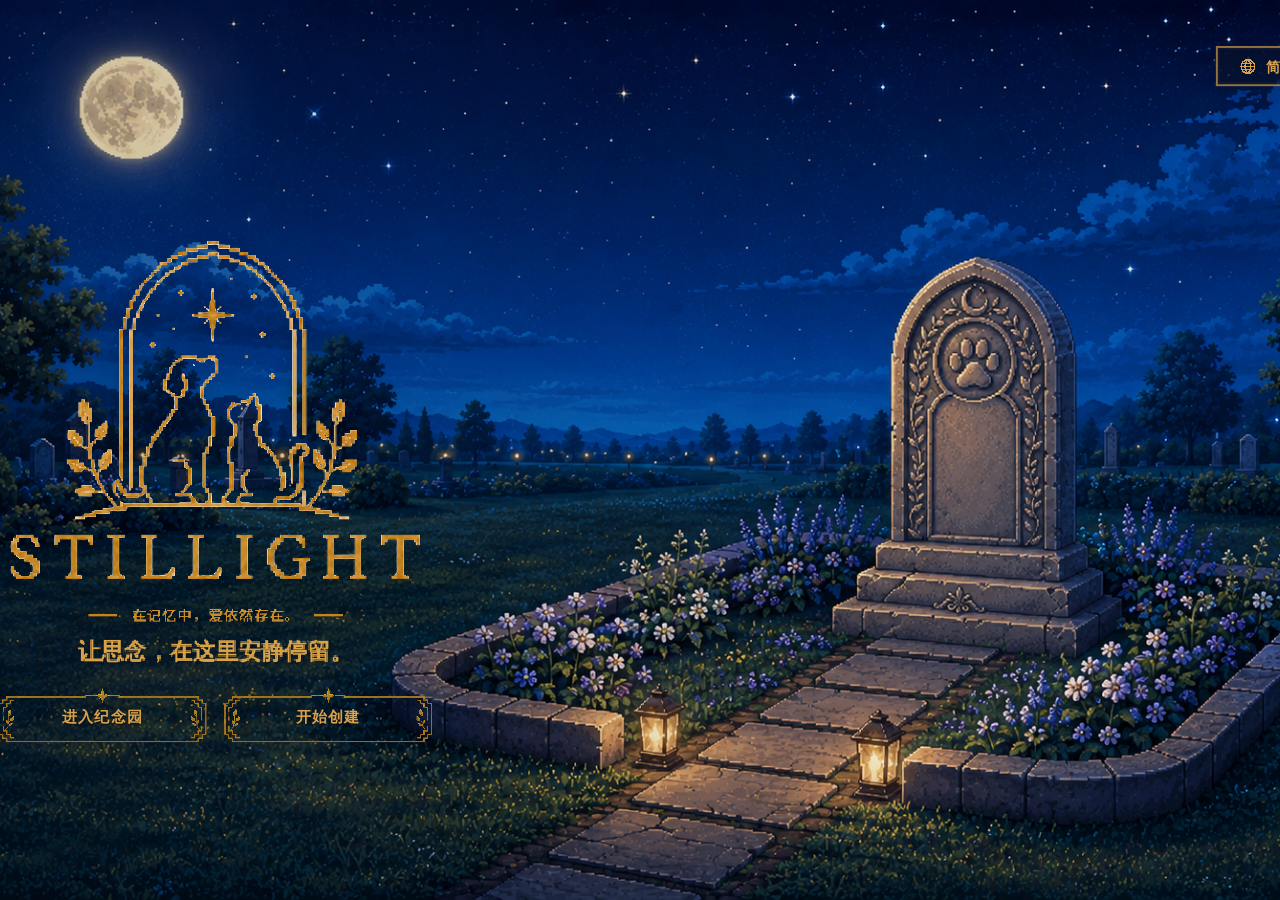
<file: index.html>
<!DOCTYPE html>
<html lang="zh-CN">
<head>
  <meta charset="UTF-8" />
  <meta name="viewport" content="width=device-width, initial-scale=1.0" />
  <title>STILLIGHT</title>
  <style>
    *{box-sizing:border-box}
    html,body{margin:0;width:100%;height:100%;overflow:hidden;background:#07111f}
    button{font:inherit;border:0;padding:0;background:transparent;cursor:pointer}
    .viewport{position:fixed;inset:0;overflow:hidden;background:#07111f}
    .stage{position:absolute;left:50%;top:50%;width:1672px;height:941px;transform-origin:center center;background:linear-gradient(90deg,rgba(5,10,22,.2) 0%,rgba(5,10,22,.06) 56%,rgba(5,10,22,0) 100%),url("assets/bg_v61_option_d.png") center/cover no-repeat;}
    .stage::after{content:"";position:absolute;inset:0;pointer-events:none;opacity:.18;background:linear-gradient(rgba(255,255,255,.012) 1px,transparent 1px),linear-gradient(90deg,rgba(255,255,255,.01) 1px,transparent 1px);background-size:4px 4px;}
    .language{position:absolute;right:76px;top:48px;z-index:50}
    .language-button{height:42px;min-width:158px;display:inline-flex;align-items:center;justify-content:center;gap:10px;padding:0 14px;color:rgba(235,205,153,.9);background:rgba(8,17,35,.58);border:2px solid rgba(204,157,88,.62);box-shadow:inset 0 0 0 2px rgba(255,232,178,.04),0 8px 20px rgba(0,0,0,.17);letter-spacing:1px;font-size:15px;font-weight:800}
    .globe-svg{width:19px;height:19px;opacity:.9;flex:none}
    .language-button .arrow{font-size:14px;transform:translateY(-1px);opacity:.78}
    .language-menu{position:absolute;top:50px;right:0;width:158px;display:none;padding:6px;background:rgba(8,16,32,.97);border:2px solid rgba(198,151,85,.58);box-shadow:0 18px 34px rgba(0,0,0,.34)}
    .language.open .language-menu{display:grid;gap:4px}
    .language-menu button{height:34px;color:rgba(235,205,153,.92);font-size:14px;font-weight:800;letter-spacing:.8px}
    .language-menu button:hover,.language-menu button.active{background:rgba(232,191,116,.12)}

    .content-group{position:absolute;left:42px;top:251px;z-index:12;width:700px;display:flex;flex-direction:column;align-items:center}
    .full-logo{display:block;width:430px;height:auto;object-fit:contain;image-rendering:auto;filter:drop-shadow(0 5px 9px rgba(0,0,0,.34))}
    .supporting-copy{display:block;width:680px;height:44px;margin-top:10px;image-rendering:pixelated;image-rendering:crisp-edges}
    .actions{margin-top:16px;display:flex;gap:18px}
    .pixel-button{position:relative;width:218px;height:56px;display:inline-flex;align-items:center;justify-content:center;color:#d9a24a;background:transparent url("assets/button_frame_a2_hollow_v69.png") center/100% 100% no-repeat;border:0;box-shadow:none;font-family:"Microsoft YaHei","PingFang SC",serif;font-size:16px;font-weight:900;letter-spacing:1px;text-shadow:0 2px 0 rgba(17,12,8,.46);image-rendering:pixelated;transition:transform .12s steps(2,end),filter .12s steps(2,end)}
    .pixel-button.primary{background-color:transparent}
    .pixel-button>span{display:inline-block;transform:translateY(3px)}
    .pixel-button:hover{transform:translateY(-2px);filter:brightness(1.16)}
    .pixel-button:focus-visible{outline:2px solid rgba(242,190,100,.88);outline-offset:3px}
    .toast{position:fixed;left:50%;bottom:28px;z-index:100;padding:12px 18px;color:#e8c994;background:rgba(9,16,31,.96);border:1px solid rgba(198,151,85,.45);transform:translateX(-50%) translateY(16px);opacity:0;pointer-events:none;transition:.22s ease;letter-spacing:1px;font:700 15px "Microsoft YaHei","PingFang SC",sans-serif}
    .toast.show{opacity:1;transform:translateX(-50%) translateY(0)}
  </style>
  <link rel="stylesheet" href="assets/global-language.css" />
  <script src="assets/global-language.js" defer></script>
</head>
<body data-version="stillight-homepage-v71-content-position-fix">
  <main class="viewport">
    <section class="stage" id="stage">
      <div class="language language-fixed" id="languageBox">
        <button class="language-button" type="button" id="languageButton" aria-label="选择语言">
          <svg class="globe-svg" viewBox="0 0 24 24" aria-hidden="true">
            <circle cx="12" cy="12" r="9" fill="none" stroke="currentColor" stroke-width="2" shape-rendering="crispEdges"/>
            <path d="M4 12H20M6 8H18M6 16H18M12 3C9 6 8 9 8 12C8 15 9 18 12 21M12 3C15 6 16 9 16 12C16 15 15 18 12 21" fill="none" stroke="currentColor" stroke-width="1.6" shape-rendering="crispEdges"/>
          </svg>
          <span class="language-label" id="languageLabel">简体中文</span><span class="lang-arrow">⌄</span>
        </button>
        <div class="language-menu">
          <button type="button" data-lang="zh-CN">简体中文</button>
          <button type="button" data-lang="zh-TW">繁體中文</button>
          <button type="button" data-lang="en">English</button>
          <button type="button" data-lang="ja">日本語</button>
        </div>
      </div>

      <div class="content-group">
        <img class="full-logo" id="fullLogo" src="assets/logo_zh_CN.png" alt="STILLIGHT — 在记忆中，爱依然存在。" />
        <canvas class="supporting-copy" id="supportingCopy" width="510" height="33" role="img" aria-label="让思念，在这里安静停留。"></canvas>
        <div class="actions">
          <button class="pixel-button primary" type="button" id="enterGarden"><span id="enterText">进入纪念园</span></button>
          <button class="pixel-button" type="button" id="createMemorial"><span id="createText">开始创建</span></button>
        </div>
      </div>
    </section>
  </main>
  <div class="toast" id="toast"></div>
  <script>
    const TEXTS={
      "zh-CN":{logo:"assets/logo_zh_CN.png",logoAlt:"STILLIGHT — 在记忆中，爱依然存在。",copy:"让思念，在这里安静停留。",enter:"进入纪念园",create:"开始创建",langLabel:"简体中文",saved:"语言已保存",noMemorial:"还没有创建纪念，先去创建页面。"},
      "zh-TW":{logo:"assets/logo_zh_TW.png",logoAlt:"STILLIGHT — 在記憶中，愛依然存在。",copy:"讓思念，在這裡安靜停留。",enter:"進入紀念園",create:"開始建立",langLabel:"繁體中文",saved:"語言已保存",noMemorial:"還沒有建立紀念，先去建立頁面。"},
      "en":{logo:"assets/logo_en.png",logoAlt:"STILLIGHT — In memory, love remains.",copy:"A quiet place to hold every memory.",enter:"Enter Garden",create:"Create Memorial",langLabel:"English",saved:"Language saved",noMemorial:"No memorial yet. Opening the creation page."},
      "ja":{logo:"assets/logo_ja.png",logoAlt:"STILLIGHT — 記憶の中で、愛は生き続ける。",copy:"想いが、静かに留まる場所。",enter:"記念園へ",create:"作成する",langLabel:"日本語",saved:"言語を保存しました",noMemorial:"まだ記念ページがありません。作成ページへ移動します。"}
    };
    const stage=document.getElementById("stage"),toast=document.getElementById("toast"),languageBox=document.getElementById("languageBox"),languageButton=document.getElementById("languageButton"),fullLogo=document.getElementById("fullLogo"),supportingCopy=document.getElementById("supportingCopy"),languageLabel=document.getElementById("languageLabel"),enterText=document.getElementById("enterText"),createText=document.getElementById("createText");
    function resizeStage(){const scale=Math.max(innerWidth/1672,innerHeight/941);stage.style.transform=`translate(-50%, -50%) scale(${scale})`}
    addEventListener("resize",resizeStage);resizeStage();
    function showToast(message){toast.textContent=message;toast.classList.add("show");clearTimeout(showToast.timer);showToast.timer=setTimeout(()=>toast.classList.remove("show"),1500)}
    function drawPixelCopy(text,lang){const ctx=supportingCopy.getContext("2d");ctx.clearRect(0,0,supportingCopy.width,supportingCopy.height);ctx.imageSmoothingEnabled=false;ctx.textAlign="center";ctx.textBaseline="middle";ctx.font=(lang==="en"?'700 16px "Courier New",monospace':'900 18px "SimSun","MS Gothic",monospace');ctx.fillStyle="rgba(28,18,10,.46)";ctx.fillText(text,256,18);ctx.fillStyle="#d8a348";ctx.fillText(text,255,17);supportingCopy.setAttribute("aria-label",text)}
    function applyLanguage(lang){const data=TEXTS[lang]||TEXTS["zh-CN"];document.documentElement.lang=lang;fullLogo.src=data.logo;fullLogo.alt=data.logoAlt;drawPixelCopy(data.copy,lang);languageLabel.textContent=data.langLabel;enterText.textContent=data.enter;createText.textContent=data.create;document.querySelectorAll(".language-menu button").forEach(b=>b.classList.toggle("active",b.dataset.lang===lang))}
    function hasSavedMemorial(){try{const draft=JSON.parse(localStorage.getItem("petMemorialDraft"));return Boolean(draft&&draft.petName)}catch(e){return false}}
    function openGarden(){const lang=localStorage.getItem("petMemorialLanguage")||"zh-CN",data=TEXTS[lang]||TEXTS["zh-CN"];if(hasSavedMemorial()){location.href="cemetery.html";return}showToast(data.noMemorial);setTimeout(()=>location.href="create.html",700)}
    document.getElementById("enterGarden").addEventListener("click",openGarden);
    document.getElementById("createMemorial").addEventListener("click",()=>location.href="create.html");
    languageButton.addEventListener("click",e=>{e.stopPropagation();languageBox.classList.toggle("open")});
    document.querySelectorAll(".language-menu button").forEach(button=>button.addEventListener("click",e=>{e.stopPropagation();const lang=button.dataset.lang;localStorage.setItem("petMemorialLanguage",lang);applyLanguage(lang);languageBox.classList.remove("open");showToast((TEXTS[lang]||TEXTS["zh-CN"]).saved)}));
    document.addEventListener("click",()=>languageBox.classList.remove("open"));
    localStorage.setItem("starpawHomeVersion","stillight-homepage-v71-content-position-fix");
    applyLanguage(localStorage.getItem("petMemorialLanguage")||"zh-CN");
  </script>
</body>
</html>
</file>
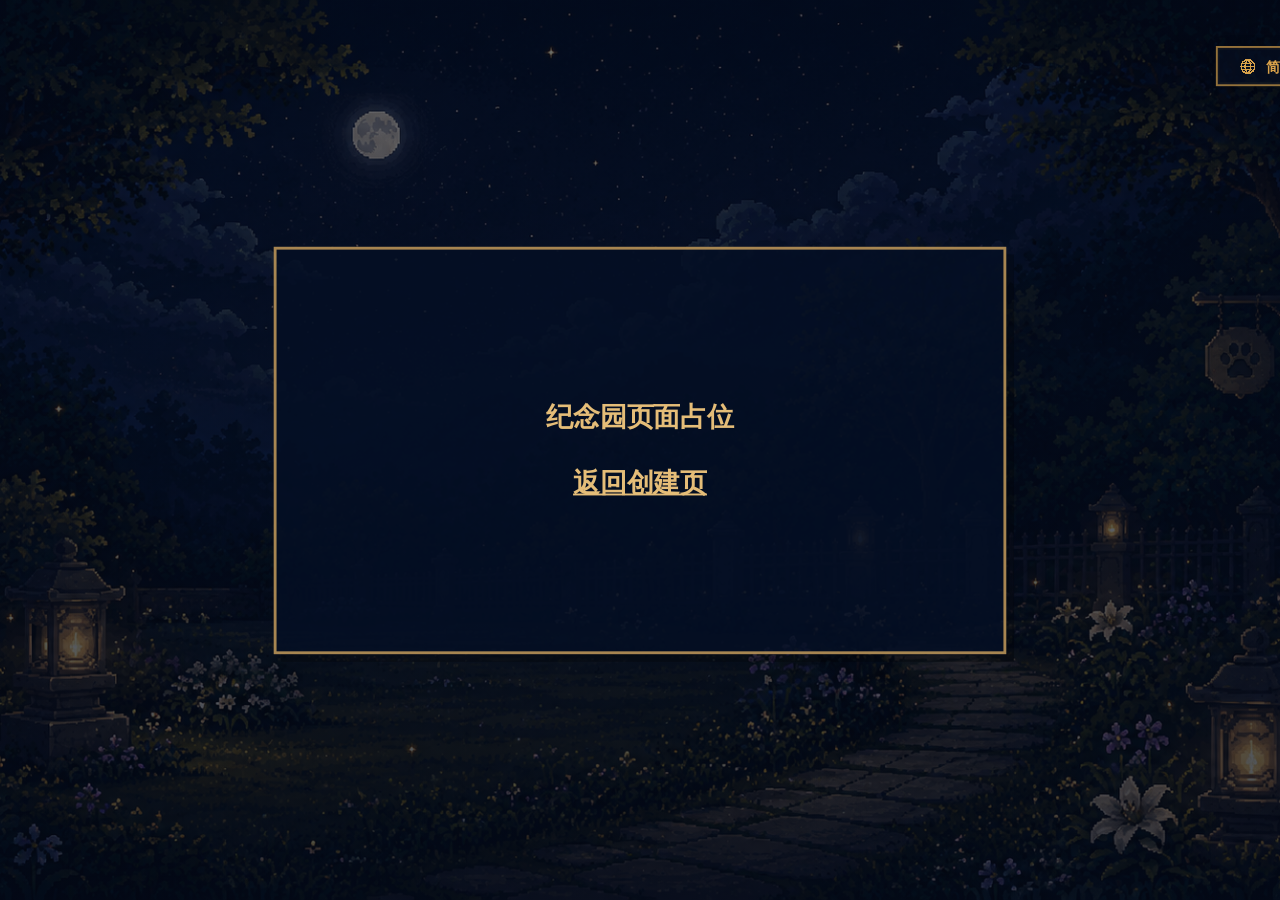
<file: cemetery.html>
<!DOCTYPE html>
<html lang="zh-CN">
<head>
<meta charset="UTF-8" />
<meta name="viewport" content="width=device-width, initial-scale=1.0" />
<title>纪念园｜星归园</title>
<style>
html,body{margin:0;width:100%;height:100%;overflow:hidden;background:#050d19}
body{font-family:"SimSun","Courier New",monospace;color:#e5bd78}
.stage{position:absolute;left:50%;top:50%;width:1672px;height:941px;transform-origin:center center;background:linear-gradient(rgba(4,9,22,.58),rgba(4,9,22,.70)),url("assets/create_garden_bg.png") center/cover no-repeat;display:grid;place-items:center}
.card{width:760px;height:420px;border:3px solid rgba(219,171,97,.76);background:rgba(4,15,36,.84);box-shadow:8px 8px 0 rgba(0,0,0,.25);display:grid;place-items:center;text-align:center;font-size:28px;font-weight:900}
a{color:#e5bd78}
</style>
<link rel="stylesheet" href="assets/global-language.css" />
<script src="assets/global-language.js" defer></script>
</head>
<body>
<div class="stage" id="stage">
  <div class="language-fixed" id="languageBox">
    <button class="language-button" type="button" id="languageButton" aria-label="选择语言">
      <svg class="globe-svg" viewBox="0 0 24 24" aria-hidden="true">
        <circle cx="12" cy="12" r="9" fill="none" stroke="currentColor" stroke-width="2" shape-rendering="crispEdges"/>
        <path d="M4 12H20M6 8H18M6 16H18M12 3C9 6 8 9 8 12C8 15 9 18 12 21M12 3C15 6 16 9 16 12C16 15 15 18 12 21" fill="none" stroke="currentColor" stroke-width="1.6" shape-rendering="crispEdges"/>
      </svg>
      <span class="language-label" id="languageLabel">简体中文</span><span class="lang-arrow">⌄</span>
    </button>
    <div class="language-menu">
      <button type="button" data-lang="zh-CN">简体中文</button>
      <button type="button" data-lang="zh-TW">繁體中文</button>
      <button type="button" data-lang="en">English</button>
      <button type="button" data-lang="ja">日本語</button>
    </div>
  </div>
  <div class="card"><div><span id="pageCopy">纪念园页面占位</span><br><br><a id="backLink" href="create.html">返回创建页</a></div></div>
</div>
<script>
const TEXTS={
  "zh-CN":{label:"简体中文",copy:"纪念园页面占位",back:"返回创建页"},
  "zh-TW":{label:"繁體中文",copy:"紀念園頁面預留",back:"返回建立頁"},
  "en":{label:"English",copy:"Memorial garden placeholder",back:"Back to creation"},
  "ja":{label:"日本語",copy:"記念園ページ",back:"作成ページへ戻る"}
};
const stage=document.getElementById("stage");
function resizeStage(){const scale=Math.max(innerWidth/1672,innerHeight/941);stage.style.transform=`translate(-50%, -50%) scale(${scale})`}
addEventListener("resize",resizeStage);resizeStage();
const languageBox=document.getElementById("languageBox");
const languageButton=document.getElementById("languageButton");
function applyLanguage(lang){
  const data=TEXTS[lang]||TEXTS["zh-CN"];
  document.documentElement.lang=lang;
  document.getElementById("languageLabel").textContent=data.label;
  document.getElementById("pageCopy").textContent=data.copy;
  document.getElementById("backLink").textContent=data.back;
  document.querySelectorAll(".language-menu button").forEach(button=>button.classList.toggle("active",button.dataset.lang===lang));
}
languageButton.addEventListener("click",event=>{event.stopPropagation();languageBox.classList.toggle("open")});
document.querySelectorAll(".language-menu button").forEach(button=>button.addEventListener("click",event=>{
  event.stopPropagation();
  localStorage.setItem("petMemorialLanguage",button.dataset.lang);
  applyLanguage(button.dataset.lang);
  languageBox.classList.remove("open");
}));
document.addEventListener("click",()=>languageBox.classList.remove("open"));
applyLanguage(localStorage.getItem("petMemorialLanguage")||"zh-CN");
</script>
</body>
</html>
</file>
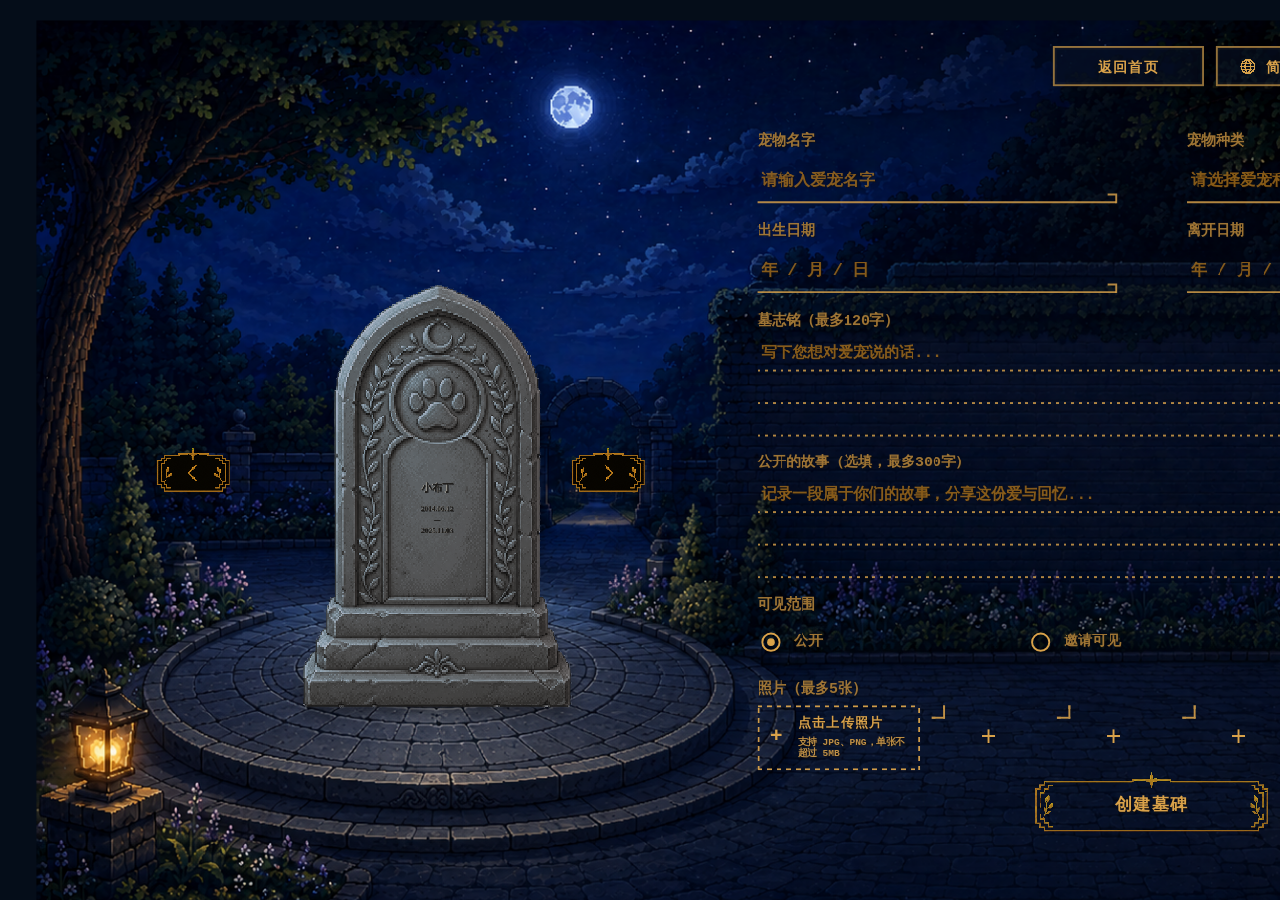
<file: create.html>
<!DOCTYPE html>
<html lang="zh-CN">
<head>
<meta charset="UTF-8" />
<meta name="viewport" content="width=device-width, initial-scale=1.0" />
<title>创建墓碑｜STILLIGHT</title>
<!-- version: v98-centered-cool-stone -->
<style>
*{box-sizing:border-box}
html,body{margin:0;width:100%;height:100%;overflow:hidden;background:#050d19}
body{font-family:"SimSun","Courier New",monospace}
button,input,textarea{font:inherit}
.viewport{position:fixed;inset:0;display:grid;place-items:center;background:#050d19;overflow:hidden}
.stage{
  position:relative;width:1672px;height:941px;transform-origin:center center;overflow:hidden;
  background:url("assets/create_garden_bg_redesigned.png") center/cover no-repeat;
}
.stage::before{
  content:"";position:absolute;inset:0;pointer-events:none;opacity:.42;
  background:
    linear-gradient(rgba(255,255,255,.018) 1px,transparent 1px),
    linear-gradient(90deg,rgba(255,255,255,.012) 1px,transparent 1px);
  background-size:4px 4px;
}
.paw{width:34px;height:34px;image-rendering:pixelated}
.header{position:absolute;left:88px;right:88px;top:46px;height:58px;display:flex;align-items:center;justify-content:space-between;z-index:5}
.brand{display:flex;align-items:center;gap:14px}
.top-actions{display:flex;align-items:center;gap:16px}
.pixel-button,.language-button{
  position:relative;height:48px;border:3px solid rgba(219,171,97,.76);background:rgba(5,15,34,.72);
  display:flex;align-items:center;justify-content:center;box-shadow:5px 5px 0 rgba(0,0,0,.24);cursor:pointer;text-decoration:none;padding-top:0;
}
.pixel-button{width:152px}
.language-button{width:194px;gap:10px}
.pixel-button::before,.pixel-button::after,.language-button::before,.language-button::after,.panel::before,.panel::after{
  content:"";position:absolute;width:11px;height:11px;border-color:rgba(241,197,119,.88);border-style:solid;pointer-events:none
}
.pixel-button::before,.language-button::before,.panel::before{left:9px;top:9px;border-width:2px 0 0 2px}
.pixel-button::after,.language-button::after,.panel::after{right:9px;bottom:9px;border-width:0 2px 2px 0}
.globe{width:22px;height:22px}
.language{position:relative;z-index:20}
.menu{
  position:absolute;right:0;top:56px;display:none;width:190px;padding:7px;z-index:60;
  background:rgba(5,15,34,.98);border:3px solid rgba(219,171,97,.76);box-shadow:6px 6px 0 rgba(0,0,0,.28)
}
.menu.open{display:grid;gap:4px}
.menu button{height:34px;border:0;background:transparent;color:#e5bd78;cursor:pointer;font:900 16px "SimSun","Courier New",monospace;text-align:left;padding-left:12px}
.menu button:hover{background:rgba(230,190,116,.12)}
.panel{
  position:absolute;background:rgba(4,15,36,.84);border:3px solid rgba(219,171,97,.70);
  box-shadow:inset 0 0 0 2px rgba(255,232,178,.04),8px 8px 0 rgba(0,0,0,.25)
}
.preview-panel{left:82px;top:116px;width:590px;height:760px;padding:26px}
.form-panel{left:710px;top:116px;width:880px;height:798px;padding:24px 28px}
.panel-title{height:34px;display:flex;align-items:center;gap:10px;margin-bottom:12px;padding-top:0}
.preview-scene{
  position:relative;width:532px;height:570px;border:3px solid rgba(219,171,97,.55);overflow:hidden;
  background:
    linear-gradient(rgba(6,15,31,.02),rgba(6,15,31,.06)),
    url("assets/preview_scene_base.png") center/cover no-repeat;
  box-shadow:inset 0 0 0 2px rgba(255,232,178,.035)
}
.preview-scene::after{
  content:"";position:absolute;inset:0;z-index:9;background:
  linear-gradient(rgba(255,255,255,.012) 1px,transparent 1px),
  linear-gradient(90deg,rgba(255,255,255,.010) 1px,transparent 1px);
  background-size:4px 4px;pointer-events:none;opacity:.28
}
.tombstone-wrap{position:absolute;left:50%;bottom:40px;width:297px;height:432px;transform:translateX(-50%);z-index:5}
.tombstone-img{display:none}
#stoneText{position:absolute;left:50%;top:196px;width:220px;height:190px;transform:translateX(-50%);image-rendering:pixelated;z-index:6;pointer-events:none}
.preview-note{position:absolute;left:26px;bottom:28px;width:532px;height:54px}
.form-grid{display:grid;grid-template-columns:1fr 1fr;gap:8px 22px}
.section{grid-column:1/-1;height:28px;background:rgba(224,178,106,.11);border-left:5px solid rgba(230,190,116,.86);display:flex;align-items:center;padding-left:14px;margin-top:0}
.field{height:68px;position:relative;overflow:visible}
.field.full{grid-column:1/-1}
.field.tall{height:100px}
.label{height:24px;display:block;margin-bottom:4px}
.input-shell{
  position:relative;height:46px;background:rgba(3,13,31,.92);border:3px solid rgba(219,171,97,.62);
  box-shadow:inset 0 0 0 2px rgba(255,232,178,.035),4px 4px 0 rgba(0,0,0,.16)
}
.field.tall .input-shell{height:74px}
.input-shell input,.input-shell textarea{
  position:absolute;inset:0;width:100%;height:100%;border:0;outline:0;background:transparent;color:transparent;caret-color:#e5bd78;z-index:6;padding:0 14px;resize:none;font-size:17px;font-weight:900;line-height:1.2;text-align:left
}
#petName,#epitaph,#story{color:#e9c77f}
#petName::placeholder,#epitaph::placeholder,#story::placeholder{color:rgba(211,166,97,.72)}
#petName::selection,#epitaph::selection,#story::selection{background:rgba(224,184,112,.25);color:#f3dba1}
.input-shell textarea{padding:10px 14px 0 14px;line-height:1.35}
.input-shell input::selection,.input-shell textarea::selection{background:rgba(224,184,112,.25);color:transparent}
canvas{image-rendering:pixelated;display:block}
.brand .txt,.panel-title .txt,.section .txt{display:block;transform:translateY(1px)}
.choice .txt{display:block}
.choice .txt + .txt{margin-top:1px}
.display{position:absolute;left:13px;top:1px;z-index:3;pointer-events:none;image-rendering:pixelated}
.tall .display{top:8px}
.counter{position:absolute;right:10px;bottom:6px;z-index:4;image-rendering:pixelated}
#nameDisplay,#epitaphDisplay,#storyDisplay{display:none !important}
.date input{opacity:0;cursor:pointer;position:absolute;inset:0;width:100%;height:100%;z-index:8}
.date-icon{position:absolute;right:12px;top:10px;width:22px;height:22px;pointer-events:none;z-index:2}
.date-icon::before{content:"";position:absolute;left:3px;top:5px;width:16px;height:14px;border:2px solid rgba(230,190,116,.78);box-shadow:inset 0 4px 0 rgba(230,190,116,.18)}
.date-icon::after{content:"";position:absolute;left:6px;top:2px;width:3px;height:6px;background:rgba(230,190,116,.82);box-shadow:8px 0 0 rgba(230,190,116,.82)}
.select{cursor:pointer}
.arrow{position:absolute;right:15px;top:17px;border-left:6px solid transparent;border-right:6px solid transparent;border-top:8px solid rgba(230,190,116,.86)}
.type-menu{
  position:absolute;left:-3px;right:-3px;top:47px;display:none;padding:7px;z-index:50;background:rgba(5,15,34,.98);
  border:3px solid rgba(219,171,97,.76);box-shadow:6px 6px 0 rgba(0,0,0,.28)
}
.type-menu.open{display:grid;gap:4px}
.type-menu button{height:34px;border:0;background:transparent;color:#e5bd78;cursor:pointer;font:900 16px "SimSun","Courier New",monospace;text-align:left;padding-left:12px}
.type-menu button:hover{background:rgba(230,190,116,.12)}
.choice-row{grid-column:1/-1;display:grid;grid-template-columns:repeat(3,1fr);gap:12px;margin-top:0}
.choice{height:56px;border:3px solid rgba(219,171,97,.46);background:rgba(3,13,31,.76);position:relative;cursor:pointer;padding-left:44px;padding-top:7px;box-shadow:4px 4px 0 rgba(0,0,0,.14)}
.choice.active{border-color:rgba(241,197,119,.90);background:rgba(230,190,116,.09)}
.radio{position:absolute;left:13px;top:10px;width:20px;height:20px;border:3px solid rgba(230,190,116,.78);border-radius:50%}
.choice.active .radio::after{content:"";position:absolute;left:4px;top:4px;width:7px;height:7px;border-radius:50%;background:#e5bd78}
.upload-area{grid-column:1/-1;display:grid;grid-template-columns:300px repeat(5,1fr);gap:10px;margin-top:0}
.upload-main,.slot{height:66px;border:3px dashed rgba(219,171,97,.50);background:rgba(3,13,31,.62);box-shadow:4px 4px 0 rgba(0,0,0,.14);position:relative;cursor:pointer;overflow:hidden}
.slot{border-style:solid;border-color:rgba(219,171,97,.34)}
.slot::before{content:"";position:absolute;left:50%;top:50%;width:28px;height:28px;transform:translate(-50%,-50%);background:url("assets/paw.png") center/contain no-repeat;image-rendering:pixelated;opacity:.18}
.slot img{position:absolute;inset:0;width:100%;height:100%;object-fit:cover;display:none}
.slot.filled img{display:block}
.slot.filled::before{display:none}
.remove{position:absolute;right:3px;top:3px;width:16px;height:16px;display:none;z-index:5;border:2px solid rgba(219,171,97,.78);background:linear-gradient(180deg,rgba(18,35,69,.96),rgba(7,17,38,.96));box-shadow:inset 0 0 0 1px rgba(255,232,178,.05),2px 2px 0 rgba(0,0,0,.18);color:transparent;cursor:pointer;padding:0;line-height:0;font-size:0;display:none;align-items:center;justify-content:center;text-align:center}
.remove::before,.remove::after{content:"";position:absolute;left:50%;top:50%;width:8px;height:2px;background:rgba(233,199,127,.96);transform-origin:center;box-shadow:0 0 0 1px rgba(63,39,14,.18)}
.remove::before{transform:translate(-50%,-50%) rotate(45deg)}
.remove::after{transform:translate(-50%,-50%) rotate(-45deg)}
.slot.filled .remove{display:flex}
.slot.filled .remove:hover{background:linear-gradient(180deg,rgba(28,49,88,.98),rgba(10,23,51,.98));border-color:rgba(241,197,119,.92);box-shadow:inset 0 0 0 1px rgba(255,232,178,.09),2px 2px 0 rgba(0,0,0,.22)}
.slot.filled .remove:hover::before,.slot.filled .remove:hover::after{background:rgba(250,218,150,.98)}
.submit-row{grid-column:1/-1;display:flex;justify-content:center;margin-top:10px;padding-bottom:0}
.submit{position:relative;width:244px;height:48px;border:3px solid rgba(219,171,97,.84);background:rgba(5,15,34,.78);box-shadow:5px 5px 0 rgba(0,0,0,.22), inset 0 0 0 2px rgba(255,232,178,.035);cursor:pointer;display:flex;align-items:center;justify-content:center}
.submit::before,.submit::after{content:"";position:absolute;width:11px;height:11px;border-color:rgba(241,197,119,.88);border-style:solid;pointer-events:none}
.submit::before{left:9px;top:9px;border-width:2px 0 0 2px}
.submit::after{right:9px;bottom:9px;border-width:0 2px 2px 0}
.submit:hover{background:rgba(8,20,44,.84)}
.submit .button-label{color:#e6c17b;font-size:18px;letter-spacing:1px}


.button-label{
  display:inline-flex;
  align-items:center;
  justify-content:center;
  height:100%;
  line-height:1;
  color:#e6c17b;
  font-size:17px;
  font-weight:900;
  letter-spacing:1px;
  text-shadow:1px 1px 0 rgba(25,16,10,.72);
  transform:translateY(1px);
  white-space:nowrap;
}
.language-button .button-label{font-size:16px}
.upload-copy{
  position:absolute;
  left:20px;
  right:16px;
  top:50%;
  transform:translateY(-50%);
  color:#e6c17b;
  text-shadow:1px 1px 0 rgba(25,16,10,.72);
  line-height:1.25;
  pointer-events:none;
}
.upload-copy .main{
  display:block;
  font-size:15px;
  font-weight:900;
  letter-spacing:1px;
}
.upload-copy .sub{
  display:block;
  margin-top:5px;
  font-size:12px;
  font-weight:900;
  opacity:.88;
}


.input-shell.error{
  border-color:rgba(245,124,96,.95);
  box-shadow:inset 0 0 0 2px rgba(245,124,96,.10),4px 4px 0 rgba(0,0,0,.18);
}
.input-shell.error::after{
  content:"";
  position:absolute;
  left:0;
  right:0;
  bottom:-5px;
  height:3px;
  background:rgba(245,124,96,.72);
}


.field-hint{
  display:none;
  position:absolute;
  left:10px;
  top:74px;
  min-width:150px;
  height:22px;
  z-index:80;
  padding:4px 10px 0;
  border:2px solid rgba(245,124,96,.82);
  background:rgba(5,15,34,.96);
  color:#f2c083;
  font-size:12px;
  font-weight:900;
  line-height:1;
  letter-spacing:.5px;
  box-shadow:3px 3px 0 rgba(0,0,0,.22);
  text-shadow:1px 1px 0 rgba(25,16,10,.72);
  white-space:nowrap;
}
.input-shell.error + .field-hint{
  display:block;
}
.date .display{
  pointer-events:none;
}

.toast{position:fixed;left:50%;bottom:26px;transform:translateX(-50%);z-index:100;padding:10px 18px;background:rgba(5,15,34,.96);border:2px solid rgba(219,171,97,.78);color:#e5bd78;opacity:0;pointer-events:none;transition:opacity .18s;font:900 16px "SimSun","Courier New",monospace}
.toast.show{opacity:1}

/* v72 — approved integrated garden form */
:root{--brand-gold:#d9a24a;--brand-gold-soft:rgba(217,162,74,.82);--brand-gold-dim:rgba(217,162,74,.52)}
.stage{
  background:url("assets/create_garden_bg_redesigned.png") center/cover no-repeat;
}
.stage::before,.stage::after{display:none}
.header{left:76px;right:72px;top:34px;height:46px}
.brand{display:none}
.top-actions{margin-left:auto;gap:12px}
.header .pixel-button,.language-button{
  height:42px;background:rgba(4,13,28,.26);border-color:var(--brand-gold-dim);box-shadow:none
}
.header .pixel-button{width:132px}
.language-button{width:172px}
.panel{z-index:2;background:transparent;border:0;box-shadow:none}
.panel::before,.panel::after{display:none}
.preview-panel{left:56px;top:84px;width:650px;height:820px;padding:0}
.form-panel{left:748px;top:116px;width:836px;height:756px;padding:0 6px}
.form-panel::before{display:none}
.panel-title,.preview-note,.section{display:none!important}
.section.visibility-heading,.section.photo-heading{
  display:flex!important;height:24px;background:transparent;border:0;padding:0;margin:0 0 -8px;align-items:center
}
.preview-scene{
  width:650px;height:820px;border:0;background:transparent;box-shadow:none;overflow:visible
}
.preview-scene::after{display:none}
.tombstone-wrap{
  left:calc(50% + 38px);bottom:180px;width:424px;height:658px;
  transform:translateX(-50%) scale(.69);transform-origin:center bottom
}
.tombstone-img{
  display:block;position:absolute;inset:0;width:100%;height:100%;object-fit:contain;object-position:center bottom;
  image-rendering:pixelated;
  filter:brightness(.72) contrast(.94) saturate(.55) sepia(.15) hue-rotate(170deg) saturate(.90)
    drop-shadow(0 12px 11px rgba(0,0,0,.38))
}
#stoneText{top:300px;width:220px;height:190px}
.stone-selector{
  position:absolute;top:363px;width:76px;height:46px;border:0;padding:0;background-color:transparent;
  background-position:center;background-repeat:no-repeat;background-size:100% 100%;image-rendering:pixelated;
  cursor:pointer;filter:drop-shadow(0 3px 3px rgba(0,0,0,.32));transition:transform .12s steps(2,end),filter .12s steps(2,end)
}
.stone-selector.prev{left:70px;background-image:url("assets/selector_left.png")}
.stone-selector.next{right:70px;background-image:url("assets/selector_right.png")}
.stone-selector:hover{transform:translateY(-2px);filter:brightness(1.14) drop-shadow(0 4px 3px rgba(0,0,0,.34))}
.stone-selector:focus-visible{outline:2px solid var(--brand-gold);outline-offset:4px}
.form-grid{grid-template-columns:1fr 1fr;gap:12px 74px;color:var(--brand-gold)}
.field{height:82px;overflow:visible}
.field.tall{height:136px}
.label{height:26px;margin:0 0 3px}
.input-shell,.field.tall .input-shell{
  height:48px;border:0;border-bottom:2px solid var(--brand-gold-soft);background:transparent;box-shadow:none
}
.input-shell::after{
  content:"";position:absolute;right:-1px;bottom:-2px;width:8px;height:8px;
  border-right:2px solid var(--brand-gold-soft);border-top:2px solid var(--brand-gold-soft)
}
.field.tall .input-shell{
  height:106px;border-bottom:0;
  background:
    repeating-linear-gradient(90deg,var(--brand-gold-soft) 0 3px,transparent 3px 8px) left 34px/100% 2px no-repeat,
    repeating-linear-gradient(90deg,var(--brand-gold-soft) 0 3px,transparent 3px 8px) left 68px/100% 2px no-repeat,
    repeating-linear-gradient(90deg,var(--brand-gold-soft) 0 3px,transparent 3px 8px) left 102px/100% 2px no-repeat
}
.field.tall .input-shell::after{display:none}
.input-shell input,.input-shell textarea{
  color:transparent!important;caret-color:var(--brand-gold);padding:0 4px;font-size:17px;
  font-family:"SimSun","Courier New",monospace;font-weight:900;letter-spacing:.7px;text-shadow:none
}
.input-shell input::placeholder,.input-shell textarea::placeholder{color:transparent!important}
.input-shell textarea{
  padding:7px 74px 7px 4px;line-height:34px;white-space:pre-wrap;overflow-wrap:anywhere;
  word-break:break-all;overflow-y:hidden
}
#nameDisplay,#epitaphDisplay,#storyDisplay{display:block!important}
.display{left:4px;top:1px;max-width:calc(100% - 8px)}
.tall .display{left:4px;top:7px;max-width:calc(100% - 78px)}
.date-icon{display:none}
.arrow{right:4px;top:20px;border-top-color:var(--brand-gold)}
.type-menu{left:0;right:0;top:48px;border:2px solid var(--brand-gold-soft);background:rgba(3,13,29,.97);box-shadow:4px 4px 0 rgba(0,0,0,.22)}
.type-menu button{color:var(--brand-gold)}
.choice-row{gap:22px;margin-top:0;align-items:center}
.choice{
  height:48px;border:0;background:transparent;box-shadow:none;padding:12px 0 0 38px;color:var(--brand-gold)
}
.choice.active{border:0;background:transparent}
.radio{left:4px;top:12px;width:20px;height:20px;border:2px solid var(--brand-gold)}
.choice.active .radio::after{left:4px;top:4px;width:8px;height:8px;background:var(--brand-gold)}
.choice .txt:nth-of-type(2){display:none}
.upload-area{grid-template-columns:170px repeat(5,1fr);gap:12px;margin-top:0}
.upload-main,.slot{
  height:68px;border:0;background:transparent;box-shadow:none;position:relative
}
.slot::before{
  content:"";position:absolute;inset:0;opacity:.88;background:
    linear-gradient(var(--brand-gold),var(--brand-gold)) left top/18px 2px no-repeat,
    linear-gradient(var(--brand-gold),var(--brand-gold)) left top/2px 18px no-repeat,
    linear-gradient(var(--brand-gold),var(--brand-gold)) right top/18px 2px no-repeat,
    linear-gradient(var(--brand-gold),var(--brand-gold)) right top/2px 18px no-repeat,
    linear-gradient(var(--brand-gold),var(--brand-gold)) left bottom/18px 2px no-repeat,
    linear-gradient(var(--brand-gold),var(--brand-gold)) left bottom/2px 18px no-repeat,
    linear-gradient(var(--brand-gold),var(--brand-gold)) right bottom/18px 2px no-repeat,
    linear-gradient(var(--brand-gold),var(--brand-gold)) right bottom/2px 18px no-repeat
}
.upload-main::before{
  content:"";position:absolute;inset:0;opacity:.96;background:
    repeating-linear-gradient(90deg,var(--brand-gold) 0 5px,transparent 5px 10px) left top/100% 2px no-repeat,
    repeating-linear-gradient(90deg,var(--brand-gold) 0 5px,transparent 5px 10px) left bottom/100% 2px no-repeat,
    repeating-linear-gradient(0deg,var(--brand-gold) 0 5px,transparent 5px 10px) left top/2px 100% no-repeat,
    repeating-linear-gradient(0deg,var(--brand-gold) 0 5px,transparent 5px 10px) right top/2px 100% no-repeat
}
.upload-main::after{
  content:"+";position:absolute;left:13px;top:50%;transform:translateY(-52%);
  color:var(--brand-gold);font:900 22px/1 "Courier New",monospace
}
.slot::after{content:"+";position:absolute;inset:0;display:grid;place-items:center;color:var(--brand-gold);font-size:28px;line-height:1}
.slot.filled::after{display:none}
.slot.filled::before{display:block}
.upload-copy{left:42px;right:10px;color:var(--brand-gold)}
.upload-copy .main{font-size:14px}.upload-copy .sub{font-size:10px}
.submit-row{margin-top:-10px}
.submit{
  width:244px;height:62px;border:0;background:transparent url("assets/button_frame_a2_hollow_v69.png") center/100% 100% no-repeat;
  box-shadow:none;image-rendering:pixelated
}
.submit::before,.submit::after{display:none}
.submit:hover{background-color:transparent;filter:brightness(1.14);transform:translateY(-2px)}
.submit .button-label{height:100%;color:var(--brand-gold);font-size:18px;transform:translateY(3px)}
.button-label,.upload-copy{color:var(--brand-gold)}
.form-panel canvas{filter:saturate(.72) brightness(.92)}
.form-panel .display{filter:none}
.counter{opacity:.68}
.field-hint{top:76px;border-color:#b85b44;background:rgba(4,13,29,.95)}
.toast{color:var(--brand-gold);border-color:var(--brand-gold-soft)}

/* v73 — language selector matches the homepage exactly */
.language-button{
  width:auto;min-width:158px;height:42px;
  display:inline-flex;align-items:center;justify-content:center;gap:10px;
  padding:0 14px;color:rgba(235,205,153,.9);
  background:rgba(8,17,35,.58);border:2px solid rgba(204,157,88,.62);
  box-shadow:inset 0 0 0 2px rgba(255,232,178,.04),0 8px 20px rgba(0,0,0,.17);
  letter-spacing:1px;font-size:15px;font-weight:800
}
.language-button::before,.language-button::after{display:none}
.language-button .globe{width:19px;height:19px;opacity:.9;flex:none}
#langButton .button-label{
  display:inline;font-family:inherit;font-size:15px;font-weight:800;letter-spacing:1px;
  line-height:normal;height:auto;color:inherit;text-shadow:none;transform:none
}
.language-button .lang-arrow{font-size:14px;line-height:1;transform:translateY(-1px);opacity:.78;color:inherit}
.language .menu{
  top:50px;right:0;width:158px;padding:6px;
  background:rgba(8,16,32,.97);border:2px solid rgba(198,151,85,.58);
  box-shadow:0 18px 34px rgba(0,0,0,.34)
}
.language .menu button{
  height:34px;padding:0;text-align:center;color:rgba(235,205,153,.92);
  background:transparent;font-family:inherit;font-size:14px;font-weight:800;letter-spacing:.8px
}
.language .menu button:hover,.language .menu button.active{background:rgba(232,191,116,.12)}
</style>
<link rel="stylesheet" href="assets/global-language.css" />
<script src="assets/global-language.js" defer></script>
</head>
<body>
<main class="viewport">
<section class="stage" id="stage">
  <header class="header">
    <div class="brand"><img class="paw" src="assets/paw.png" alt=""><canvas class="txt" data-k="pageTitle" data-w="170" data-h="34" data-size="24"></canvas></div>
    <div class="top-actions">
      <a class="pixel-button" href="index.html"><span class="button-label" data-k-text="backHome"></span></a>
      <div class="language language-fixed">
        <button class="language-button" id="langButton" type="button" aria-label="选择语言">
          <svg class="globe" viewBox="0 0 24 24" aria-hidden="true">
            <circle cx="12" cy="12" r="9" fill="none" stroke="currentColor" stroke-width="2" shape-rendering="crispEdges"/>
            <path d="M4 12H20M6 8H18M6 16H18M12 3C9 6 8 9 8 12C8 15 9 18 12 21M12 3C15 6 16 9 16 12C16 15 15 18 12 21" fill="none" stroke="currentColor" stroke-width="1.6" shape-rendering="crispEdges"/>
          </svg>
          <span class="button-label language-label" data-k-text="languageLabel"></span><span class="lang-arrow">⌄</span>
        </button>
        <div class="menu" id="langMenu">
          <button data-lang="zh-CN">简体中文</button><button data-lang="zh-TW">繁體中文</button><button data-lang="en">English</button><button data-lang="ja">日本語</button>
        </div>
      </div>
    </div>
  </header>

  <aside class="panel preview-panel">
    <div class="panel-title"><img class="paw" src="assets/paw.png" alt=""><canvas class="txt" data-k="previewTitle" data-w="160" data-h="30" data-size="20"></canvas></div>
    <div class="preview-scene">
      <div class="tombstone-wrap">
        <img class="tombstone-img" id="previewStone" src="assets/stone_lunar_laurel.png" alt="">
        <canvas id="stoneText"></canvas>
      </div>
      <button class="stone-selector prev" id="previousStone" type="button" aria-label="上一款墓碑"></button>
      <button class="stone-selector next" id="nextStone" type="button" aria-label="下一款墓碑"></button>
    </div>
    <canvas class="preview-note txt" data-k="previewNote" data-w="560" data-h="54" data-size="15"></canvas>
  </aside>

  <section class="panel form-panel">
    <div class="panel-title"><img class="paw" src="assets/paw.png" alt=""><canvas class="txt" data-k="formTitle" data-w="160" data-h="30" data-size="20"></canvas></div>
    <form class="form-grid" id="form">
      <div class="section"><canvas class="txt" data-k="basicSection" data-w="150" data-h="28" data-size="17"></canvas></div>

      <div class="field"><canvas class="label txt" data-k="petNameLabel" data-w="150" data-h="24" data-size="15"></canvas><div class="input-shell"><canvas class="display" id="nameDisplay"></canvas><input id="petName" maxlength="20"></div></div>

      <div class="field"><canvas class="label txt" data-k="petTypeLabel" data-w="150" data-h="24" data-size="15"></canvas><div class="input-shell select" id="typeShell"><canvas class="display" id="typeDisplay"></canvas><span class="arrow"></span><div class="type-menu" id="typeMenu"><button data-v="cat" type="button">猫</button><button data-v="dog" type="button">狗</button><button data-v="rabbit" type="button">兔子</button><button data-v="bird" type="button">鸟</button><button data-v="other" type="button">其他</button></div></div></div>

      <div class="field"><canvas class="label txt" data-k="birthLabel" data-w="150" data-h="24" data-size="15"></canvas><div class="input-shell date"><canvas class="display" id="birthDisplay"></canvas><span class="date-icon"></span><input id="birthDate" type="date"></div><div class="field-hint" id="birthHint"></div></div>

      <div class="field"><canvas class="label txt" data-k="deathLabel" data-w="150" data-h="24" data-size="15"></canvas><div class="input-shell date"><canvas class="display" id="deathDisplay"></canvas><span class="date-icon"></span><input id="deathDate" type="date"></div><div class="field-hint" id="deathHint"></div></div>

      <div class="section"><canvas class="txt" data-k="wordsSection" data-w="150" data-h="28" data-size="17"></canvas></div>

      <div class="field full tall"><canvas class="label txt" data-k="epitaphLabel" data-w="260" data-h="24" data-size="15"></canvas><div class="input-shell"><canvas class="display" id="epitaphDisplay"></canvas><textarea id="epitaph" maxlength="120"></textarea><canvas class="counter" id="epiCount"></canvas></div></div>

      <div class="field full tall"><canvas class="label txt" data-k="storyLabel" data-w="360" data-h="24" data-size="15"></canvas><div class="input-shell"><canvas class="display" id="storyDisplay"></canvas><textarea id="story" maxlength="300"></textarea><canvas class="counter" id="storyCount"></canvas></div></div>

      <div class="section visibility-heading"><canvas class="txt" data-k="visibilitySection" data-w="150" data-h="24" data-size="15"></canvas></div>

      <div class="choice-row">
        <div class="choice active" data-v="public"><span class="radio"></span><canvas class="txt" data-k="public" data-w="120" data-h="22" data-size="15"></canvas><canvas class="txt" data-k="publicDesc" data-w="185" data-h="20" data-size="12"></canvas></div>
        <div class="choice" data-v="invite"><span class="radio"></span><canvas class="txt" data-k="invite" data-w="120" data-h="22" data-size="15"></canvas><canvas class="txt" data-k="inviteDesc" data-w="185" data-h="20" data-size="12"></canvas></div>
        <div class="choice" data-v="private"><span class="radio"></span><canvas class="txt" data-k="private" data-w="120" data-h="22" data-size="15"></canvas><canvas class="txt" data-k="privateDesc" data-w="185" data-h="20" data-size="12"></canvas></div>
      </div>

      <div class="section photo-heading"><canvas class="txt" data-k="photoSection" data-w="210" data-h="24" data-size="15"></canvas></div>

      <div class="upload-area">
        <div class="upload-main" id="uploadMain"><div class="upload-copy"><span class="main" id="uploadMainLine"></span><span class="sub" id="uploadSubLine"></span></div></div>
        <div class="slot"><img alt=""><button class="remove" type="button">×</button></div>
        <div class="slot"><img alt=""><button class="remove" type="button">×</button></div>
        <div class="slot"><img alt=""><button class="remove" type="button">×</button></div>
        <div class="slot"><img alt=""><button class="remove" type="button">×</button></div>
        <div class="slot"><img alt=""><button class="remove" type="button">×</button></div>
        <input id="photoInput" type="file" accept="image/*" multiple hidden>
      </div>

      <div class="submit-row"><button class="submit" type="submit"><span class="button-label" data-k-text="submit"></span></button></div>
    </form>
  </section>
</section>
</main>
<div class="toast" id="toast"></div>

<script>
const T={
"zh-CN":{pageTitle:"创建纪念",backHome:"返回首页",languageLabel:"简体中文",previewTitle:"墓碑预览",previewNote:"这里是您的墓碑预览效果。填写右侧信息，墓碑将实时更新。",formTitle:"纪念信息",basicSection:"基础信息",wordsSection:"文字纪念",visibilitySection:"可见范围",photoSection:"照片（最多5张）",petNameLabel:"爱宠名字",petTypeLabel:"爱宠种类",birthLabel:"出生日期",deathLabel:"离开日期",epitaphLabel:"墓志铭",storyLabel:"公开的故事（选填）",petNamePH:"请输入爱宠名字",petTypePH:"请选择爱宠种类",birthPH:"年 / 月 / 日",deathPH:"年 / 月 / 日",epitaphPH:"写下您想对爱宠说的话...",storyPH:"记录一段属于你们的故事，分享这份爱与回忆...",cat:"猫",dog:"狗",rabbit:"兔子",bird:"鸟",other:"其他",public:"公开",publicDesc:"所有访客都可以看到",invite:"邀请可见",inviteDesc:"只有拥有链接的人查看",private:"仅自己",privateDesc:"只有自己可以查看",uploadMain:"＋  点击上传照片\\n支持 JPG、PNG，单张不超过 5MB",submit:"创建纪念",needName:"请先填写爱宠名字",dateRequired:"出生日期和离开日期必须填写",birthRequired:"请填写出生日期",deathRequired:"请填写离开日期",dateOrderInvalid:"离开日期不能早于出生日期",birthFuture:"出生日期不能晚于今天",deathFuture:"离开日期不能晚于今天",saved:"纪念信息已保存"},
"zh-TW":{pageTitle:"建立紀念",backHome:"返回首頁",languageLabel:"繁體中文",previewTitle:"墓碑預覽",previewNote:"這裡是您的墓碑預覽效果。填寫右側資訊，墓碑將即時更新。",formTitle:"紀念資訊",basicSection:"基礎資訊",wordsSection:"文字紀念",visibilitySection:"可見範圍",photoSection:"照片（最多5張）",petNameLabel:"愛寵名字",petTypeLabel:"愛寵種類",birthLabel:"出生日期",deathLabel:"離開日期",epitaphLabel:"墓誌銘",storyLabel:"公開的故事（選填）",petNamePH:"請輸入愛寵名字",petTypePH:"請選擇愛寵種類",birthPH:"年 / 月 / 日",deathPH:"年 / 月 / 日",epitaphPH:"寫下您想對愛寵說的話...",storyPH:"記錄一段屬於你們的故事，分享這份愛與回憶...",cat:"貓",dog:"狗",rabbit:"兔子",bird:"鳥",other:"其他",public:"公開",publicDesc:"所有訪客都可以看到",invite:"邀請可見",inviteDesc:"只有擁有連結的人查看",private:"僅自己",privateDesc:"只有自己可以查看",uploadMain:"＋  點擊上傳照片\\n支援 JPG、PNG，單張不超過 5MB",submit:"建立紀念",needName:"請先填寫愛寵名字",dateRequired:"出生日期和離開日期必須填寫",birthRequired:"請填寫出生日期",deathRequired:"請填寫離開日期",dateOrderInvalid:"離開日期不能早於出生日期",birthFuture:"出生日期不能晚於今天",deathFuture:"離開日期不能晚於今天",saved:"紀念資訊已保存"},
"en":{pageTitle:"Create Memorial",backHome:"Home",languageLabel:"English",previewTitle:"Preview",previewNote:"This is the tombstone preview. Fill in the form and it updates in real time.",formTitle:"Memorial Info",basicSection:"Basic Info",wordsSection:"Memorial Words",visibilitySection:"Visibility",photoSection:"Photos (max 5)",petNameLabel:"Pet Name",petTypeLabel:"Pet Type",birthLabel:"Birth Date",deathLabel:"Passing Date",epitaphLabel:"Epitaph",storyLabel:"Public Story",petNamePH:"Enter pet name",petTypePH:"Choose type",birthPH:"yyyy / mm / dd",deathPH:"yyyy / mm / dd",epitaphPH:"Write what you want to say...",storyPH:"Record a story that belongs to you...",cat:"Cat",dog:"Dog",rabbit:"Rabbit",bird:"Bird",other:"Other",public:"Public",publicDesc:"Visible to all visitors",invite:"Invite only",inviteDesc:"Only people with link",private:"Private",privateDesc:"Only you can view",uploadMain:"＋  Upload photos\\nJPG, PNG, under 5MB each",submit:"Create Memorial",needName:"Please enter pet name",dateRequired:"Birth Date and Passing Date are required",birthRequired:"Birth Date required",deathRequired:"Passing Date required",dateOrderInvalid:"Passing Date cannot be earlier than Birth Date",birthFuture:"Birth Date cannot be in the future",deathFuture:"Passing Date cannot be in the future",saved:"Memorial saved"},
"ja":{pageTitle:"記念を作成",backHome:"ホームへ",languageLabel:"日本語",previewTitle:"墓碑プレビュー",previewNote:"ここに墓碑プレビューを表示します。右側に入力すると即時更新されます。",formTitle:"記念情報",basicSection:"基本情報",wordsSection:"記念の言葉",visibilitySection:"公開範囲",photoSection:"写真（最大5枚）",petNameLabel:"名前",petTypeLabel:"種類",birthLabel:"誕生日",deathLabel:"旅立った日",epitaphLabel:"墓誌銘",storyLabel:"公開する物語",petNamePH:"名前を入力",petTypePH:"種類を選択",birthPH:"年 / 月 / 日",deathPH:"年 / 月 / 日",epitaphPH:"伝えたい言葉を書く...",storyPH:"あなたたちの物語を書く...",cat:"猫",dog:"犬",rabbit:"うさぎ",bird:"鳥",other:"その他",public:"公開",publicDesc:"全ての訪問者が閲覧",invite:"招待のみ",inviteDesc:"リンクを持つ人だけ",private:"自分だけ",privateDesc:"自分だけが閲覧",uploadMain:"＋  写真をアップロード\\nJPG、PNG、1枚5MB以下",submit:"記念を作成",needName:"名前を入力してください",dateRequired:"誕生日と旅立った日は必須です",birthRequired:"誕生日を入力してください",deathRequired:"旅立った日を入力してください",dateOrderInvalid:"旅立った日は誕生日より前にできません",birthFuture:"誕生日は未来日にできません",deathFuture:"旅立った日は未来日にできません",saved:"保存しました"}
};
Object.assign(T["zh-CN"],{pageTitle:"创建墓碑",petNameLabel:"宠物名字",petTypeLabel:"宠物种类",epitaphLabel:"墓志铭（最多120字）",storyLabel:"公开的故事（选填，最多300字）",submit:"创建墓碑",saved:"墓碑信息已保存"});
Object.assign(T["zh-TW"],{pageTitle:"建立墓碑",petNameLabel:"寵物名字",petTypeLabel:"寵物種類",epitaphLabel:"墓誌銘（最多120字）",storyLabel:"公開的故事（選填，最多300字）",submit:"建立墓碑",saved:"墓碑資訊已保存"});
Object.assign(T.en,{pageTitle:"Create Tombstone",epitaphLabel:"Epitaph (max 120)",storyLabel:"Public Story (optional, max 300)",submit:"Create Tombstone",saved:"Tombstone saved"});
Object.assign(T.ja,{pageTitle:"墓碑を作成",petNameLabel:"ペットの名前",petTypeLabel:"ペットの種類",epitaphLabel:"墓誌銘（最大120字）",storyLabel:"公開する物語（任意、最大300字）",submit:"墓碑を作成",saved:"墓碑を保存しました"});

const savedDraft=(()=>{try{return JSON.parse(localStorage.getItem("petMemorialDraft")||"{}")}catch(e){return {}}})();
const S={
  lang:localStorage.getItem("petMemorialLanguage")||"zh-CN",
  type:savedDraft.petType||"",
  visibility:savedDraft.visibility||"public",
  photos:[]
};
const stage=document.getElementById("stage"),toast=document.getElementById("toast");
const nameI=document.getElementById("petName"),birthI=document.getElementById("birthDate"),deathI=document.getElementById("deathDate"),epiI=document.getElementById("epitaph"),storyI=document.getElementById("story");
const stoneC=document.getElementById("stoneText");
function restoreDraft(){
  nameI.value=savedDraft.petName||"";
  birthI.value=savedDraft.birthDate||"";
  deathI.value=savedDraft.deathDate||"";
  epiI.value=savedDraft.epitaph||"";
  storyI.value=savedDraft.story||"";
  document.querySelectorAll(".choice").forEach(c=>c.classList.toggle("active",c.dataset.v===S.visibility));
}
function currentDraft(){
  return {
    petName:nameI.value.trim(),
    petType:S.type,
    birthDate:birthI.value,
    deathDate:deathI.value,
    epitaph:epiI.value.trim(),
    story:storyI.value.trim(),
    visibility:S.visibility,
    photoCount:S.photos.length||savedDraft.photoCount||0,
    savedAt:savedDraft.savedAt||new Date().toISOString()
  };
}
function persistDraft(){
  localStorage.setItem("petMemorialDraft",JSON.stringify(currentDraft()));
}
function tr(k){return(T[S.lang]&&T[S.lang][k])||T["zh-CN"][k]||k}
function resize(){stage.style.transform=`scale(${Math.max(innerWidth/1672,innerHeight/941)})`}addEventListener("resize",resize);resize();

function setup(c,w,h,r=1){c.style.width=w+"px";c.style.height=h+"px";c.width=Math.max(1,Math.floor(w/r));c.height=Math.max(1,Math.floor(h/r));const ctx=c.getContext("2d");ctx.imageSmoothingEnabled=false;return{ctx,r}}
function px(c,text,opt={}){
  const w=+c.dataset.w||opt.w||c.clientWidth||120,h=+c.dataset.h||opt.h||c.clientHeight||24,size=+c.dataset.size||opt.size||16;
  const {ctx,r}=setup(c,w,h,opt.ratio||1);ctx.clearRect(0,0,c.width,c.height);
  ctx.font=`900 ${Math.round(size/r)}px "SimSun","Courier New",monospace`;ctx.textBaseline="top";ctx.textAlign=opt.align||"left";
  const color=opt.color||"rgba(199,132,29,.94)";
  const lines=String(text||"").split(/\\n|\n/);
  const lineH=Math.max(1,Math.round(size*1.38/r));
  const totalH=lines.length*lineH;
  const startY=Math.max(0,Math.round((c.height-totalH)/2)+1);
  lines.forEach((line,i)=>{
    const y=startY+i*lineH;
    const x=opt.align==="center"?c.width/2:0;
    ctx.fillStyle="rgba(25,16,10,.55)";ctx.fillText(line,x+1,y+1);
    ctx.fillStyle=color;ctx.fillText(line,x,y);
  })
}
function wrap(ctx,text,max){let out=[],line="";for(const ch of String(text||"")){let test=line+ch;if(ctx.measureText(test).width>max&&line){out.push(line);line=ch}else line=test}if(line)out.push(line);return out}
function fitStoneBlock(ctx,text,maxW,maxH,startSize,minSize,maxLines){
  const clean=String(text||"").trim();
  if(!clean) return {size:startSize,lines:[]};
  for(let size=startSize; size>=minSize; size--){
    ctx.font=`900 ${size}px "SimSun","Courier New",monospace`;
    const lines=wrap(ctx,clean,maxW);
    const lineH=Math.max(1,Math.round(size*1.34));
    const allow=Math.max(1,Math.min(maxLines, Math.floor(maxH/lineH)));
    if(lines.length<=allow){
      return {size, lines, lineH};
    }
  }
  ctx.font=`900 ${minSize}px "SimSun","Courier New",monospace`;
  let lines=wrap(ctx,clean,maxW);
  const lineH=Math.max(1,Math.round(minSize*1.34));
  const allow=Math.max(1,Math.min(maxLines, Math.floor(maxH/lineH)));
  lines=lines.slice(0,allow);
  if(lines.length){
    let last=lines[allow-1];
    while(last && ctx.measureText(last+"…").width>maxW){ last=last.slice(0,-1); }
    lines[allow-1]=(last||"")+"…";
  }
  return {size:minSize, lines, lineH};
}
function field(c,text,ph,multi=false){
  const p=c.parentElement,w=p.clientWidth-(multi?82:26),h=multi?92:p.clientHeight;const {ctx,r}=setup(c,w,h,1);
  const fontSize=multi?16:17;
  ctx.font=`900 ${Math.round(fontSize/r)}px "SimSun","Courier New",monospace`;ctx.textBaseline="top";ctx.clearRect(0,0,c.width,c.height);
  const has=String(text||"").trim(),fill=has?"rgba(199,132,29,.96)":"rgba(199,132,29,.66)",content=has?text:ph;
  if(multi){wrap(ctx,content,c.width-4).slice(0,3).forEach((line,i)=>{let y=i*34+2;ctx.fillStyle="rgba(25,16,10,.55)";ctx.fillText(line,1,y+1);ctx.fillStyle=fill;ctx.fillText(line,0,y)})}
  else{let y=Math.round((c.height-Math.round(17/r))/2);ctx.fillStyle="rgba(25,16,10,.55)";ctx.fillText(String(content).slice(0,42),1,y+1);ctx.fillStyle=fill;ctx.fillText(String(content).slice(0,42),0,y)}
}
function drawStoneText(ctx,text,x,y,maxW,size,maxLines,color){
  ctx.font=`900 ${size}px "SimSun","Courier New",monospace`;ctx.textAlign="center";ctx.textBaseline="top";
  wrap(ctx,text,maxW).slice(0,maxLines).forEach((line,i)=>{let yy=y+i*Math.round(size*1.35);ctx.fillStyle="rgba(220,210,190,.22)";ctx.fillText(line,x+1,yy+1);ctx.fillStyle=color;ctx.fillText(line,x,yy)})
}
function drawStoneBlock(ctx,text,x,y,maxW,maxH,startSize,minSize,maxLines,color){
  const fit=fitStoneBlock(ctx,text,maxW,maxH,startSize,minSize,maxLines);
  if(!fit.lines.length) return;
  ctx.font=`900 ${fit.size}px "SimSun","Courier New",monospace`;
  ctx.textAlign="center";
  ctx.textBaseline="top";
  const totalH=fit.lines.length*fit.lineH;
  const startY=y+Math.max(0,Math.floor((maxH-totalH)/2));
  fit.lines.forEach((line,i)=>{
    const yy=startY+i*fit.lineH;
    ctx.fillStyle="rgba(220,210,190,.22)";
    ctx.fillText(line,x+1,yy+1);
    ctx.fillStyle=color;
    ctx.fillText(line,x,yy);
  });
}

function carvedFont(ctx,size){ctx.font=`600 ${size}px "SimSun","Noto Serif CJK SC","Times New Roman",serif`}
function stoneWrap(ctx,text,maxW){
  const clean=String(text||"").trim(); if(!clean)return [];
  const latin=/[A-Za-z]/.test(clean)&&clean.includes(" ");
  const units=latin?clean.split(/\s+/):Array.from(clean);
  const lines=[];let line="";
  for(const unit of units){
    const token=latin?(line?" "+unit:unit):unit;
    const test=line+token;
    if(line&&ctx.measureText(test).width>maxW){lines.push(line);line=unit}else line=test;
  }
  if(line)lines.push(line);return lines;
}
function paintCarved(ctx,text,x,y,style){
  ctx.save();ctx.textAlign="center";ctx.textBaseline="top";
  ctx.fillStyle=style.highlight;ctx.fillText(text,x-.55,y-.55);
  ctx.fillStyle=style.shadow;ctx.fillText(text,x+.65,y+.75);
  ctx.fillStyle=style.recess;ctx.fillText(text,x,y);
  ctx.restore();
}
function drawCarvedLine(ctx,text,x,y,maxW,startSize,minSize,style){
  let size=startSize;const clean=String(text||"");
  carvedFont(ctx,size);while(size>minSize&&ctx.measureText(clean).width>maxW){size--;carvedFont(ctx,size)}
  ctx.save();ctx.beginPath();ctx.rect(x-maxW/2,y-2,maxW,Math.ceil(size*1.8)+4);ctx.clip();
  paintCarved(ctx,clean,x,y,style);ctx.restore();
}
function drawCarvedName(ctx,text,x,y,maxW,maxH,startSize,minSize,style){
  const clean=String(text||"").trim();if(!clean)return;
  let size=startSize,lines=[];
  for(;size>=minSize;size--){carvedFont(ctx,size);if(ctx.measureText(clean).width<=maxW){lines=[clean];break}}
  if(!lines.length){size=minSize;carvedFont(ctx,size);lines=stoneWrap(ctx,clean,maxW).slice(0,2)}
  const lineH=Math.round(size*1.28),total=lines.length*lineH,start=y+Math.max(0,Math.floor((maxH-total)/2));
  ctx.save();ctx.beginPath();ctx.rect(x-maxW/2,y,maxW,maxH);ctx.clip();
  lines.forEach((line,i)=>paintCarved(ctx,line,x,start+i*lineH,style));ctx.restore();
}
function drawCarvedBlock(ctx,text,x,y,maxW,maxH,startSize,minSize,maxLines,style){
  const clean=String(text||"").trim();if(!clean)return;
  const safeH=Math.max(1,maxH-3); // reserve a bottom gap so text never touches the plaque border
  let size=startSize,lines=[],lineH=0;
  for(;size>=minSize;size--){
    carvedFont(ctx,size);
    lineH=Math.max(1,Math.round(size*1.28));
    const allowed=Math.max(1,Math.min(maxLines,Math.floor(safeH/lineH)));
    const candidate=stoneWrap(ctx,clean,maxW);
    if(candidate.length<=allowed){lines=candidate;break}
  }
  if(!lines.length){
    size=minSize;carvedFont(ctx,size);lineH=Math.max(1,Math.round(size*1.28));
    const allowed=Math.max(1,Math.min(maxLines,Math.floor(safeH/lineH)));
    lines=stoneWrap(ctx,clean,maxW).slice(0,allowed);
    const full=stoneWrap(ctx,clean,maxW);
    if(lines.length&&full.length>allowed){
      let last=lines[lines.length-1];
      while(last&&ctx.measureText(last+"…").width>maxW)last=last.slice(0,-1);
      lines[lines.length-1]=(last||"")+"…";
    }
  }
  const total=lines.length*lineH;
  const start=y+Math.max(0,Math.floor((safeH-total)/2));
  ctx.save();ctx.beginPath();ctx.rect(x-maxW/2,y,maxW,safeH);ctx.clip();
  lines.forEach((line,i)=>paintCarved(ctx,line,x,start+i*lineH,style));ctx.restore();
}

const createCarve={recess:"rgba(30,28,26,.98)",shadow:"rgba(5,5,5,.46)",highlight:"rgba(235,226,207,.48)"};
function fmt(v){return v?v.replaceAll("-","."):"----.--.--"}
function updateStatic(){
  document.querySelectorAll(".txt").forEach(c=>px(c,tr(c.dataset.k)||c.dataset.k));
  document.querySelectorAll("[data-k-text]").forEach(el=>{el.textContent=tr(el.dataset.kText)});
  document.querySelectorAll("#langMenu button").forEach(button=>button.classList.toggle("active",button.dataset.lang===S.lang));
  const uploadLines=String(tr("uploadMain")).split(/\\n|\n/);
  const uploadMain=document.getElementById("uploadMainLine");
  const uploadSub=document.getElementById("uploadSubLine");
  if(uploadMain) uploadMain.textContent=(uploadLines[0]||"").replace(/^[＋+]\s*/,"");
  if(uploadSub) uploadSub.textContent=uploadLines.slice(1).join(" ")||"";
  nameI.placeholder=tr("petNamePH");
  epiI.placeholder=tr("epitaphPH");
  storyI.placeholder=tr("storyPH");
}
function update(){
  field(document.getElementById("nameDisplay"),nameI.value,tr("petNamePH"));
  field(document.getElementById("epitaphDisplay"),epiI.value,tr("epitaphPH"),true);
  field(document.getElementById("storyDisplay"),storyI.value,tr("storyPH"),true);
  field(document.getElementById("typeDisplay"),S.type?tr(S.type):"",tr("petTypePH"));
  field(document.getElementById("birthDisplay"),birthI.value?birthI.value.replaceAll("-"," / "):"",tr("birthPH"));
  field(document.getElementById("deathDisplay"),deathI.value?deathI.value.replaceAll("-"," / "):"",tr("deathPH"));
  px(document.getElementById("epiCount"),`${epiI.value.length}/120`,{w:62,h:18,size:12,color:"rgba(199,132,29,.76)"});
  px(document.getElementById("storyCount"),`${storyI.value.length}/300`,{w:62,h:18,size:12,color:"rgba(199,132,29,.76)"});

  const {ctx}=setup(stoneC,220,190,1);ctx.clearRect(0,0,stoneC.width,stoneC.height);
  // v48: all text is clipped to the recessed plaque and rendered as a shallow carving.
  drawCarvedName(ctx,nameI.value.trim()||"小布丁",110,4,96,32,16,11,createCarve);
  drawCarvedLine(ctx,fmt(birthI.value||"2014-06-12"),110,44,96,11,9,createCarve);
  drawCarvedLine(ctx,"—",110,61,34,10,9,createCarve);
  drawCarvedLine(ctx,fmt(deathI.value||"2025-11-03"),110,77,96,11,9,createCarve);
  if(epiI.value.trim()) drawCarvedBlock(ctx,epiI.value.trim(),110,97,92,34,9,7,3,createCarve);
}
[nameI,birthI,deathI,epiI,storyI].forEach(el=>{
  el.addEventListener("input",()=>{update();persistDraft()});
  el.addEventListener("change",()=>{update();persistDraft()});
});
[birthI,deathI].forEach(el=>el.parentElement.addEventListener("click",()=>{el.focus();if(el.showPicker)el.showPicker()}));

const typeShell=document.getElementById("typeShell"),typeMenu=document.getElementById("typeMenu");
typeShell.addEventListener("click",e=>{e.stopPropagation();typeMenu.classList.toggle("open")});
typeMenu.querySelectorAll("button").forEach(b=>b.addEventListener("click",e=>{e.stopPropagation();S.type=b.dataset.v;typeMenu.classList.remove("open");update();persistDraft()}));

document.querySelectorAll(".choice").forEach(c=>c.addEventListener("click",()=>{document.querySelectorAll(".choice").forEach(x=>x.classList.remove("active"));c.classList.add("active");S.visibility=c.dataset.v;persistDraft()}));

const langBtn=document.getElementById("langButton"),langMenu=document.getElementById("langMenu");
langBtn.addEventListener("click",e=>{e.stopPropagation();langMenu.classList.toggle("open")});
langMenu.querySelectorAll("button").forEach(b=>b.addEventListener("click",e=>{e.stopPropagation();S.lang=b.dataset.lang;localStorage.setItem("petMemorialLanguage",S.lang);langMenu.classList.remove("open");updateStatic();if(submitAttempted)markRequiredDates();update()}));
document.addEventListener("click",()=>{langMenu.classList.remove("open");typeMenu.classList.remove("open")});

const photoInput=document.getElementById("photoInput"),slots=[...document.querySelectorAll(".slot")];
document.getElementById("uploadMain").addEventListener("click",()=>photoInput.click());
slots.forEach(s=>s.addEventListener("click",()=>photoInput.click()));
photoInput.addEventListener("change",()=>{S.photos=[...photoInput.files].slice(0,5);renderPhotos();persistDraft()});
function renderPhotos(){slots.forEach((slot,i)=>{const img=slot.querySelector("img"),f=S.photos[i];if(f){img.src=URL.createObjectURL(f);slot.classList.add("filled")}else{img.removeAttribute("src");slot.classList.remove("filled")}})}
slots.forEach((slot,i)=>slot.querySelector(".remove").addEventListener("click",e=>{e.stopPropagation();S.photos.splice(i,1);renderPhotos();persistDraft()}));

const stoneStyles=[
  {stone:"stone_lunar_laurel.png",stoneName:"moonGray",top:300},
  {stone:"stone_flower_arch.png",stoneName:"warmSand",top:302},
  {stone:"stone_midnight_gothic.png",stoneName:"blueSlate",top:286},
  {stone:"stone_moss_garden.png",stoneName:"mossOld",top:292}
];
const savedStone=(()=>{try{return JSON.parse(localStorage.getItem("petMemorialStone")||"{}")}catch(e){return {}}})();
let stoneIndex=Math.max(0,stoneStyles.findIndex(item=>item.stone===savedStone.stone));
const previewStone=document.getElementById("previewStone");
function applyStone(){
  const selected=stoneStyles[stoneIndex];
  previewStone.src=`assets/${selected.stone}`;
  stoneC.style.top=`${selected.top}px`;
  localStorage.setItem("petMemorialStone",JSON.stringify({stone:selected.stone,stoneName:selected.stoneName}));
}
document.getElementById("previousStone").addEventListener("click",()=>{stoneIndex=(stoneIndex+stoneStyles.length-1)%stoneStyles.length;applyStone()});
document.getElementById("nextStone").addEventListener("click",()=>{stoneIndex=(stoneIndex+1)%stoneStyles.length;applyStone()});
applyStone();



let submitAttempted=false;
function todayLocalISO(){
  const d=new Date();
  const y=d.getFullYear();
  const m=String(d.getMonth()+1).padStart(2,"0");
  const day=String(d.getDate()).padStart(2,"0");
  return `${y}-${m}-${day}`;
}
function markRequiredDates(){
  const today=todayLocalISO();
  birthI.max=today;
  deathI.max=today;

  const missingBirth=!birthI.value;
  const missingDeath=!deathI.value;
  const birthFuture=!!(birthI.value&&birthI.value>today);
  const deathFuture=!!(deathI.value&&deathI.value>today);
  const orderInvalid=!!(birthI.value&&deathI.value&&!birthFuture&&!deathFuture&&deathI.value<birthI.value);

  if(birthI.value&&!birthFuture) deathI.min=birthI.value;
  else deathI.removeAttribute("min");

  const birthShell=birthI.closest(".input-shell");
  const deathShell=deathI.closest(".input-shell");
  birthShell.classList.toggle("error",submitAttempted&&(missingBirth||birthFuture));
  deathShell.classList.toggle("error",submitAttempted&&(missingDeath||deathFuture||orderInvalid));

  const birthHint=document.getElementById("birthHint");
  const deathHint=document.getElementById("deathHint");
  if(birthHint) birthHint.textContent=birthFuture?tr("birthFuture"):tr("birthRequired");
  if(deathHint) deathHint.textContent=deathFuture?tr("deathFuture"):(orderInvalid?tr("dateOrderInvalid"):tr("deathRequired"));

  return !(missingBirth||missingDeath||birthFuture||deathFuture||orderInvalid);
}
[birthI,deathI].forEach(input=>{
  input.addEventListener("change",()=>markRequiredDates());
  input.addEventListener("input",()=>markRequiredDates());
});


document.getElementById("form").addEventListener("submit",e=>{
  e.preventDefault();
  submitAttempted=true;
  if(!markRequiredDates()){
    const today=todayLocalISO();
    if(!birthI.value||birthI.value>today) birthI.focus();
    else deathI.focus();
    return;
  }
  if(!nameI.value.trim()){toast.textContent=tr("needName");toast.classList.add("show");setTimeout(()=>toast.classList.remove("show"),1500);return}
  localStorage.setItem("petMemorialDraft",JSON.stringify({...currentDraft(),savedAt:new Date().toISOString()}));
  toast.textContent=tr("saved");toast.classList.add("show");setTimeout(()=>{toast.classList.remove("show");location.href="select-stone.html"},650);
});
restoreDraft();
updateStatic();markRequiredDates();update();
</script>
</body>
</html>
</file>
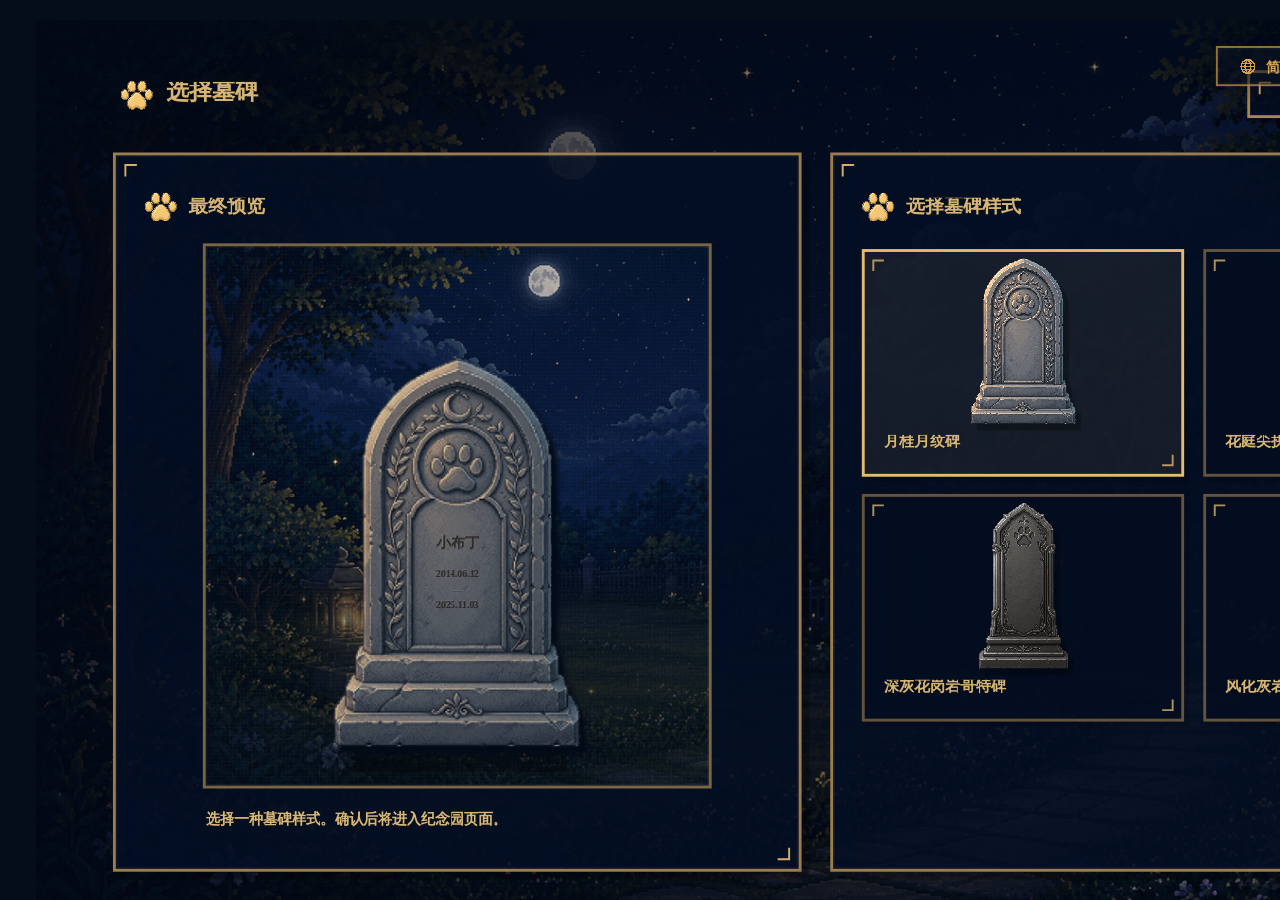
<file: select-stone.html>
<!DOCTYPE html>
<html lang="zh-CN">
<head>
<meta charset="UTF-8" />
<meta name="viewport" content="width=device-width, initial-scale=1.0" />
<title>选择墓碑｜星归园</title>
<!-- version: v49-epitaph-safe-area -->
<style>
*{box-sizing:border-box}
html,body{margin:0;width:100%;height:100%;overflow:hidden;background:#050d19}
body{font-family:"SimSun","Courier New",monospace}
button{font:inherit}
.viewport{position:fixed;inset:0;display:grid;place-items:center;background:#050d19;overflow:hidden}
.stage{
  position:relative;width:1672px;height:941px;transform-origin:center center;overflow:hidden;
  background:
    linear-gradient(90deg,rgba(3,8,20,.78),rgba(3,8,20,.54) 52%,rgba(3,8,20,.44)),
    url("assets/create_garden_bg.png") center/cover no-repeat;
}
.stage::before{
  content:"";position:absolute;inset:0;pointer-events:none;opacity:.42;
  background:
    linear-gradient(rgba(255,255,255,.018) 1px,transparent 1px),
    linear-gradient(90deg,rgba(255,255,255,.012) 1px,transparent 1px);
  background-size:4px 4px;
}
.paw{width:34px;height:34px;image-rendering:pixelated}
.header{position:absolute;left:88px;right:96px;top:42px;height:58px;display:flex;align-items:center;justify-content:space-between;z-index:5}
.brand{display:flex;align-items:center;gap:14px;height:42px}
.top-actions{display:flex;align-items:center;gap:24px}
.pixel-button,.language-button{
  position:relative;height:48px;border:3px solid rgba(219,171,97,.76);background:rgba(5,15,34,.72);
  display:flex;align-items:center;justify-content:center;box-shadow:5px 5px 0 rgba(0,0,0,.24);cursor:pointer;text-decoration:none;
}
.pixel-button{width:148px}
.language-button{width:190px;gap:9px}
.txt{display:block;image-rendering:pixelated}
.brand .txt,.panel-title .txt{transform:translateY(3px)}
.pixel-button .txt,.language-button .txt,.action .txt{transform:translateY(2px)}
.language-button .globe{flex:0 0 auto;transform:translateY(1px)}
.language-button span{display:block;line-height:1;transform:translateY(0)}
.pixel-button::before,.pixel-button::after,.language-button::before,.language-button::after,.panel::before,.panel::after{
  content:"";position:absolute;width:11px;height:11px;border-color:rgba(241,197,119,.88);border-style:solid;pointer-events:none
}
.pixel-button::before,.language-button::before,.panel::before{left:9px;top:9px;border-width:2px 0 0 2px}
.pixel-button::after,.language-button::after,.panel::after{right:9px;bottom:9px;border-width:0 2px 2px 0}
.globe{width:22px;height:22px}
.language{position:relative;z-index:20}
.menu{
  position:absolute;right:0;top:56px;display:none;width:190px;padding:7px;z-index:60;
  background:rgba(5,15,34,.98);border:3px solid rgba(219,171,97,.76);box-shadow:6px 6px 0 rgba(0,0,0,.28)
}
.menu.open{display:grid;gap:4px}
.menu button{height:34px;border:0;background:transparent;color:#e5bd78;cursor:pointer;font:900 16px "SimSun","Courier New",monospace;text-align:left;padding-left:12px}
.menu button:hover{background:rgba(230,190,116,.12)}
.panel{
  position:absolute;background:rgba(4,15,36,.84);border:3px solid rgba(219,171,97,.70);
  box-shadow:inset 0 0 0 2px rgba(255,232,178,.04),8px 8px 0 rgba(0,0,0,.25)
}
.preview-panel{left:80px;top:126px;width:720px;height:766px;padding:30px}
.side-panel{left:830px;top:126px;width:760px;height:766px;padding:30px}
.panel-title{height:42px;display:flex;align-items:center;gap:12px;margin-bottom:22px}
.showcase{
  position:relative;width:532px;height:570px;margin:0 auto;border:3px solid rgba(219,171,97,.55);overflow:hidden;
  background:
    linear-gradient(rgba(6,15,31,.02),rgba(6,15,31,.06)),
    var(--scene, url("assets/scene_lunar_laurel.png")) center/cover no-repeat;
  box-shadow:inset 0 0 0 2px rgba(255,232,178,.035)
}
.showcase::after{
  content:"";position:absolute;inset:0;z-index:9;background:
    linear-gradient(rgba(255,255,255,.012) 1px,transparent 1px),
    linear-gradient(90deg,rgba(255,255,255,.010) 1px,transparent 1px);
  background-size:4px 4px;pointer-events:none;opacity:.28
}
#mainStone{display:none}
#stoneText{position:absolute;left:50%;top:268px;width:220px;height:200px;transform:translateX(-50%);image-rendering:pixelated;z-index:6;pointer-events:none}
.note{position:absolute;left:94px;bottom:30px;width:532px;height:70px}
.grid{display:grid;grid-template-columns:repeat(2,1fr);gap:18px 20px;margin-top:2px}
.card{
  position:relative;height:238px;border:3px solid rgba(219,171,97,.45);background:rgba(3,13,31,.72);
  cursor:pointer;box-shadow:5px 5px 0 rgba(0,0,0,.18);overflow:hidden
}
.card.active{border-color:rgba(241,197,119,.94);background:rgba(230,190,116,.08)}
.card::before,.card::after{content:"";position:absolute;width:10px;height:10px;border-color:rgba(241,197,119,.72);border-style:solid}
.card::before{left:8px;top:8px;border-width:2px 0 0 2px}.card::after{right:8px;bottom:8px;border-width:0 2px 2px 0}
.card img{position:absolute;left:50%;bottom:44px;height:178px;transform:translateX(-50%);image-rendering:pixelated;filter:drop-shadow(6px 7px 0 rgba(0,0,0,.27))}
.card canvas{position:absolute;left:18px;bottom:14px}
.actions{position:absolute;left:30px;right:30px;bottom:58px;display:flex;justify-content:flex-end;align-items:center;gap:18px}
.action{
  position:relative;width:220px;height:52px;border:3px solid rgba(219,171,97,.82);background:rgba(5,15,34,.76);
  display:flex;align-items:center;justify-content:center;
  box-shadow:5px 5px 0 rgba(0,0,0,.24), inset 0 0 0 2px rgba(255,232,178,.035);cursor:pointer
}
.action::before,.action::after{content:"";position:absolute;width:11px;height:11px;border-color:rgba(241,197,119,.88);border-style:solid;pointer-events:none}
.action::before{left:9px;top:9px;border-width:2px 0 0 2px}
.action::after{right:9px;bottom:9px;border-width:0 2px 2px 0}
.action:hover{background:rgba(8,20,44,.84)}
#confirmBtn{width:220px;border-color:rgba(241,197,119,.92);background:rgba(8,20,44,.82)}
.secondary{background:rgba(5,15,34,.75);width:160px}
.toast{position:fixed;left:50%;bottom:26px;transform:translateX(-50%);z-index:100;padding:10px 18px;background:rgba(5,15,34,.96);border:2px solid rgba(219,171,97,.78);color:#e5bd78;opacity:0;pointer-events:none;transition:opacity .18s;font:900 16px "SimSun","Courier New",monospace}
.toast.show{opacity:1}

/* v34 safe alignment: do not modify canvas drawing function */
.header{
  top:42px!important;
  height:58px!important;
  align-items:center!important;
}
.brand{
  height:44px!important;
  display:flex!important;
  align-items:center!important;
  gap:14px!important;
}
.brand .paw,.panel-title .paw{
  width:34px!important;
  height:34px!important;
  flex:0 0 34px!important;
}
.brand .txt,.panel-title .txt{
  transform:translateY(5px)!important;
}
.pixel-button .txt,.language-button .txt,.action .txt{
  transform:translateY(4px)!important;
}
.pixel-button,.language-button,.action{
  display:flex!important;
  align-items:center!important;
  justify-content:center!important;
}
.language-button .globe{
  transform:translateY(1px)!important;
  flex:0 0 22px!important;
}
.language-button span{
  transform:translateY(2px)!important;
  line-height:1!important;
}
.preview-panel,.side-panel{
  top:132px!important;
  height:760px!important;
}
.panel-title{
  height:44px!important;
  display:flex!important;
  align-items:center!important;
  gap:12px!important;
  margin-bottom:22px!important;
}
.actions{
  bottom:64px!important;
  display:flex!important;
  align-items:center!important;
  justify-content:flex-end!important;
}
.action{
  height:54px!important;
}
.note{
  bottom:30px!important;
}


/* v35 select page polish */
.brand,
.panel-title{
  display:flex!important;
  align-items:center!important;
}
.brand .paw,
.panel-title .paw{
  transform:translateY(1px)!important;
}
.brand .txt,
.panel-title .txt{
  transform:translateY(6px)!important;
}
.header{
  top:44px!important;
}
.preview-panel,
.side-panel{
  top:138px!important;
  height:752px!important;
}
.panel-title{
  height:46px!important;
  margin-bottom:22px!important;
}
.pixel-button,
.language-button{
  height:50px!important;
  display:flex!important;
  align-items:center!important;
  justify-content:center!important;
}
.pixel-button .txt,
.language-button .txt,
.action .txt{
  transform:translateY(4px)!important;
}
.language-button .globe{
  transform:translateY(1px)!important;
}
.language-button span{
  transform:translateY(3px)!important;
}
.showcase{
  margin-top:2px!important;
}
.note{
  bottom:36px!important;
}
.actions{
  bottom:72px!important;
  right:30px!important;
  gap:18px!important;
}
.action{
  height:54px!important;
}
.card img{
  bottom:50px!important;
}
.card .txt{
  left:20px!important;
  bottom:20px!important;
  transform:translateY(4px)!important;
}


/* v38 note position fix */
.showcase{
  margin-top:-6px!important;
}
.note{
  left:94px!important;
  bottom:24px!important;
  width:532px!important;
  height:82px!important;
}


/* v39 final note placement */
.note{
  left:94px!important;
  bottom:6px!important;
  width:532px!important;
  height:76px!important;
}


/* v41 remove duplicate bottom back */
.actions{
  right:30px!important;
  bottom:64px!important;
  justify-content:flex-end!important;
}
.actions .secondary{
  display:none!important;
}
#confirmBtn{
  width:240px!important;
}

</style>
<link rel="stylesheet" href="assets/global-language.css" />
<script src="assets/global-language.js" defer></script>
</head>
<body>
<main class="viewport">
<section class="stage" id="stage">
  <header class="header">
    <div class="brand"><img class="paw" src="assets/paw.png" alt=""><canvas class="txt" data-k="pageTitle" data-w="330" data-h="38" data-size="24"></canvas></div>
    <div class="top-actions">
      <a class="pixel-button" href="create.html"><canvas class="txt" data-k="backCreate" data-w="100" data-h="25" data-size="17"></canvas></a>
      <div class="language language-fixed">
        <button class="language-button" id="langButton" type="button" aria-label="选择语言">
          <svg class="globe" viewBox="0 0 24 24" aria-hidden="true">
            <circle cx="12" cy="12" r="9" fill="none" stroke="currentColor" stroke-width="2" shape-rendering="crispEdges"/>
            <path d="M4 12H20M6 8H18M6 16H18M12 3C9 6 8 9 8 12C8 15 9 18 12 21M12 3C15 6 16 9 16 12C16 15 15 18 12 21" fill="none" stroke="currentColor" stroke-width="1.6" shape-rendering="crispEdges"/>
          </svg>
          <span class="language-label" data-k-text="languageLabel"></span><span class="lang-arrow">⌄</span>
        </button>
        <div class="menu" id="langMenu">
          <button data-lang="zh-CN">简体中文</button><button data-lang="zh-TW">繁體中文</button><button data-lang="en">English</button><button data-lang="ja">日本語</button>
        </div>
      </div>
    </div>
  </header>

  <aside class="panel preview-panel">
    <div class="panel-title"><img class="paw" src="assets/paw.png" alt=""><canvas class="txt" data-k="previewTitle" data-w="180" data-h="30" data-size="20"></canvas></div>
    <div class="showcase">
      <img id="mainStone" src="assets/stone_lunar_laurel.png" alt="">
      <canvas id="stoneText"></canvas>
    </div>
    <canvas class="note txt" data-k="note" data-w="532" data-h="76" data-size="15"></canvas>
  </aside>

  <section class="panel side-panel">
    <div class="panel-title"><img class="paw" src="assets/paw.png" alt=""><canvas class="txt" data-k="chooseTitle" data-w="190" data-h="30" data-size="20"></canvas></div>

    <div class="grid">
      <div class="card active" data-stone="stone_lunar_laurel.png" data-name="moonGray"><img src="assets/stone_lunar_laurel.png" alt=""><canvas class="txt" data-k="moonGray" data-w="250" data-h="25" data-size="16"></canvas></div>
      <div class="card" data-stone="stone_flower_arch.png" data-name="warmSand"><img src="assets/stone_flower_arch.png" alt=""><canvas class="txt" data-k="warmSand" data-w="250" data-h="25" data-size="16"></canvas></div>
      <div class="card" data-stone="stone_midnight_gothic.png" data-name="blueSlate"><img src="assets/stone_midnight_gothic.png" alt=""><canvas class="txt" data-k="blueSlate" data-w="250" data-h="25" data-size="16"></canvas></div>
      <div class="card" data-stone="stone_moss_garden.png" data-name="mossOld"><img src="assets/stone_moss_garden.png" alt=""><canvas class="txt" data-k="mossOld" data-w="250" data-h="25" data-size="16"></canvas></div>
    </div>

    <div class="actions">
      <button class="action" type="button" id="confirmBtn"><canvas class="txt" data-k="confirm" data-w="190" data-h="28" data-size="17"></canvas></button>
    </div>
  </section>
</section>
</main>
<div class="toast" id="toast"></div>

<script>
const T={
"zh-CN":{pageTitle:"选择墓碑",backCreate:"返回创建",languageLabel:"简体中文",previewTitle:"最终预览",chooseTitle:"选择墓碑样式",note:"选择一种墓碑样式。确认后将进入纪念园页面。",moonGray:"月桂月纹碑",warmSand:"花庭尖拱碑",blueSlate:"深灰花岗岩哥特碑",mossOld:"风化灰岩古典碑",back:"返回",confirm:"确认使用",saved:"墓碑样式已保存"},
"zh-TW":{pageTitle:"選擇墓碑",backCreate:"返回建立",languageLabel:"繁體中文",previewTitle:"最終預覽",chooseTitle:"選擇墓碑樣式",note:"選擇一種墓碑樣式。確認後將進入紀念園頁面。",moonGray:"月桂月紋碑",warmSand:"花庭尖拱碑",blueSlate:"深灰花崗岩哥德碑",mossOld:"風化灰岩古典碑",back:"返回",confirm:"確認使用",saved:"墓碑樣式已保存"},
"en":{pageTitle:"Choose Tombstone",backCreate:"Back",languageLabel:"English",previewTitle:"Final Preview",chooseTitle:"Choose Style",note:"Choose a style.\nConfirm to enter the memorial garden.",moonGray:"Lunar Laurel",warmSand:"Floral Sanctuary",blueSlate:"Charcoal Granite",mossOld:"Weathered Limestone",back:"Back",confirm:"Confirm",saved:"Tombstone saved"},
"ja":{pageTitle:"墓碑を選ぶ",backCreate:"戻る",languageLabel:"日本語",previewTitle:"最終プレビュー",chooseTitle:"墓碑スタイル",note:"墓碑の種類を選びます。確認後、記念園ページに進みます。",moonGray:"月桂月紋碑",warmSand:"花庭尖拱碑",blueSlate:"濃灰花崗岩ゴシック碑",mossOld:"風化石灰岩クラシック碑",back:"戻る",confirm:"これにする",saved:"保存しました"}
};
const savedStone=(()=>{try{return JSON.parse(localStorage.getItem("petMemorialStone")||"{}")}catch(e){return {}}})();
const styleScenes={
  "stone_lunar_laurel.png":"scene_lunar_laurel.png",
  "stone_flower_arch.png":"scene_flower_arch.png",
  "stone_midnight_gothic.png":"scene_midnight_gothic.png",
  "stone_moss_garden.png":"scene_moss_garden.png"
};
const styleTextLayout={
  // v49: epitaph zones stop well above every plaque's bottom border.
  "stone_lunar_laurel.png":{top:294,width:92,nameY:5,nameH:30,nameSize:15,dateY:44,dashY:61,deathY:76,epiY:95,epiH:23,epiWidth:86,epiSize:8,epiMin:6,epiLines:2,dateSize:10,carve:{recess:"rgba(34,32,30,.78)",shadow:"rgba(8,8,7,.24)",highlight:"rgba(220,214,202,.16)"}},
  "stone_flower_arch.png":{top:289,width:82,nameY:6,nameH:30,nameSize:14,dateY:45,dashY:62,deathY:77,epiY:96,epiH:23,epiWidth:76,epiSize:8,epiMin:6,epiLines:2,dateSize:9,carve:{recess:"rgba(76,57,42,.72)",shadow:"rgba(38,27,19,.20)",highlight:"rgba(239,222,192,.14)"}},
  "stone_midnight_gothic.png":{top:276,width:94,nameY:10,nameH:34,nameSize:15,dateY:55,dashY:72,deathY:87,epiY:111,epiH:26,epiWidth:88,epiSize:8,epiMin:6,epiLines:2,dateSize:10,carve:{recess:"rgba(12,13,14,.74)",shadow:"rgba(0,0,0,.30)",highlight:"rgba(176,174,166,.22)"}},
  "stone_moss_garden.png":{top:281,width:94,nameY:9,nameH:32,nameSize:15,dateY:51,dashY:68,deathY:83,epiY:105,epiH:25,epiWidth:88,epiSize:8,epiMin:6,epiLines:2,dateSize:10,carve:{recess:"rgba(45,43,39,.74)",shadow:"rgba(17,15,13,.22)",highlight:"rgba(207,199,184,.16)"}}
};
const S={lang:localStorage.getItem("petMemorialLanguage")||"zh-CN",stone:savedStone.stone||"stone_lunar_laurel.png",stoneName:savedStone.stoneName||"moonGray"};
const stage=document.getElementById("stage"),stoneText=document.getElementById("stoneText"),toast=document.getElementById("toast");
function tr(k){return(T[S.lang]&&T[S.lang][k])||T["zh-CN"][k]||k}
function resize(){stage.style.transform=`scale(${Math.max(innerWidth/1672,innerHeight/941)})`}addEventListener("resize",resize);resize();
function setup(c,w,h,r=1){c.style.width=w+"px";c.style.height=h+"px";c.width=Math.max(1,Math.floor(w/r));c.height=Math.max(1,Math.floor(h/r));const ctx=c.getContext("2d");ctx.imageSmoothingEnabled=false;return{ctx,r}}
function px(c,text,opt={}){const w=+c.dataset.w||opt.w||c.clientWidth||120,h=+c.dataset.h||opt.h||c.clientHeight||24,size=+c.dataset.size||opt.size||16;const {ctx,r}=setup(c,w,h,opt.ratio||1);ctx.clearRect(0,0,c.width,c.height);ctx.font=`900 ${Math.round(size/r)}px "SimSun","Courier New",monospace`;ctx.textBaseline="top";ctx.textAlign=opt.align||"left";const color=opt.color||"rgba(230,196,126,.92)";String(text||"").split("\\n").forEach((line,i)=>{const y=i*Math.round(size*1.5/r);ctx.fillStyle="rgba(25,16,10,.55)";ctx.fillText(line,(opt.align==="center"?c.width/2:0)+1,y+1);ctx.fillStyle=color;ctx.fillText(line,opt.align==="center"?c.width/2:0,y)})}
function wrapNoteCanvas(c,text){
  const w=+c.dataset.w||532,h=+c.dataset.h||76,size=+c.dataset.size||15;
  const {ctx}=setup(c,w,h,1);
  ctx.clearRect(0,0,c.width,c.height);
  ctx.font=`900 ${size}px "SimSun","Courier New",monospace`;
  ctx.textBaseline="top";
  ctx.textAlign="left";
  const raw=String(text||"");
  let lines=[];
  if(raw.includes("\\n")){
    lines=raw.split("\\n").filter(Boolean);
  }else{
    const words=raw.includes(" ")?raw.split(" "):raw.split("");
    let line="";
    for(const part of words){
      const token=raw.includes(" ")?(line?(" "+part):part):part;
      const test=line+token;
      if(ctx.measureText(test).width>w&&line){
        lines.push(line);
        line=part;
      }else line=test;
    }
    if(line)lines.push(line);
  }
  lines=lines.slice(0,2);
  if(lines.length===2){
    while(ctx.measureText(lines[1]+"…").width>w&&lines[1]) lines[1]=lines[1].slice(0,-1);
  }
  const lineH=Math.round(size*1.55);
  const startY=lines.length>1?14:24;
  lines.forEach((line,i)=>{
    const y=startY+i*lineH;
    ctx.fillStyle="rgba(25,16,10,.58)";
    ctx.fillText(line,1,y+1);
    ctx.fillStyle="rgba(230,196,126,.94)";
    ctx.fillText(line,0,y);
  });
}

function wrap(ctx,text,max){let out=[],line="";for(const ch of String(text||"")){let test=line+ch;if(ctx.measureText(test).width>max&&line){out.push(line);line=ch}else line=test}if(line)out.push(line);return out}
function fitLines(ctx,text,maxW,startSize,minSize,maxLines){
  const clean=String(text||"").trim();
  if(!clean) return {size:startSize,lines:[],lineH:Math.round(startSize*1.32)};
  function wrapAt(size){
    ctx.font=`900 ${size}px "SimSun","Courier New",monospace`;
    let out=[],line="";
    for(const ch of clean){
      const test=line+ch;
      if(ctx.measureText(test).width>maxW&&line){out.push(line);line=ch}else line=test;
    }
    if(line)out.push(line);
    return out;
  }
  for(let size=startSize;size>=minSize;size--){
    let lines=wrapAt(size);
    if(lines.length<=maxLines) return {size,lines,lineH:Math.round(size*1.32)};
  }
  let lines=wrapAt(minSize).slice(0,maxLines);
  if(lines.length===maxLines){
    let last=lines[maxLines-1];
    ctx.font=`900 ${minSize}px "SimSun","Courier New",monospace`;
    while(last&&ctx.measureText(last+"…").width>maxW) last=last.slice(0,-1);
    lines[maxLines-1]=(last||"")+"…";
  }
  return {size:minSize,lines,lineH:Math.round(minSize*1.32)};
}
function drawBlock(ctx,text,x,y,maxW,maxH,startSize,minSize,maxLines,color){
  const fit=fitLines(ctx,text,maxW,startSize,minSize,maxLines);
  if(!fit.lines.length) return;
  ctx.font=`900 ${fit.size}px "SimSun","Courier New",monospace`;
  ctx.textAlign="center";ctx.textBaseline="top";
  const totalH=fit.lines.length*fit.lineH;
  const startY=y+Math.max(0,Math.floor((maxH-totalH)/2));
  fit.lines.forEach((ln,i)=>{
    const yy=startY+i*fit.lineH;
    ctx.fillStyle="rgba(220,210,190,.20)";
    ctx.fillText(ln,x+1,yy+1);
    ctx.fillStyle=color;
    ctx.fillText(ln,x,yy);
  });
}
function drawOne(ctx,text,x,y,size,color){
  ctx.font=`900 ${size}px "SimSun","Courier New",monospace`;
  ctx.textAlign="center";ctx.textBaseline="top";
  ctx.fillStyle="rgba(220,210,190,.20)";ctx.fillText(text,x+1,y+1);
  ctx.fillStyle=color;ctx.fillText(text,x,y);
}
function fitLines(ctx,text,maxW,startSize,minSize,maxLines){
  const clean=String(text||"").trim();
  if(!clean) return {size:startSize,lines:[],lineH:Math.round(startSize*1.32)};
  function wrapAt(size){
    ctx.font=`900 ${size}px "SimSun","Courier New",monospace`;
    let out=[],line="";
    for(const ch of clean){
      const test=line+ch;
      if(ctx.measureText(test).width>maxW&&line){out.push(line);line=ch}else line=test;
    }
    if(line)out.push(line);
    return out;
  }
  for(let size=startSize;size>=minSize;size--){
    let lines=wrapAt(size);
    if(lines.length<=maxLines) return {size,lines,lineH:Math.round(size*1.32)};
  }
  let lines=wrapAt(minSize).slice(0,maxLines);
  if(lines.length===maxLines){
    let last=lines[maxLines-1];
    ctx.font=`900 ${minSize}px "SimSun","Courier New",monospace`;
    while(last&&ctx.measureText(last+"…").width>maxW) last=last.slice(0,-1);
    lines[maxLines-1]=(last||"")+"…";
  }
  return {size:minSize,lines,lineH:Math.round(minSize*1.32)};
}
function drawBlock(ctx,text,x,y,maxW,maxH,startSize,minSize,maxLines,color){
  const fit=fitLines(ctx,text,maxW,startSize,minSize,maxLines);
  if(!fit.lines.length) return;
  ctx.font=`900 ${fit.size}px "SimSun","Courier New",monospace`;
  ctx.textAlign="center";ctx.textBaseline="top";
  const totalH=fit.lines.length*fit.lineH;
  const startY=y+Math.max(0,Math.floor((maxH-totalH)/2));
  fit.lines.forEach((ln,i)=>{
    const yy=startY+i*fit.lineH;
    ctx.fillStyle="rgba(220,210,190,.20)";
    ctx.fillText(ln,x+1,yy+1);
    ctx.fillStyle=color;
    ctx.fillText(ln,x,yy);
  });
}
function drawOne(ctx,text,x,y,size,color){
  ctx.font=`900 ${size}px "SimSun","Courier New",monospace`;
  ctx.textAlign="center";ctx.textBaseline="top";
  ctx.fillStyle="rgba(220,210,190,.20)";
  ctx.fillText(text,x+1,y+1);
  ctx.fillStyle=color;
  ctx.fillText(text,x,y);
}
function fitStoneBlock(ctx,text,maxW,maxH,startSize,minSize,maxLines){
  const clean=String(text||"").trim();
  if(!clean)return{size:startSize,lines:[],lineH:Math.round(startSize*1.35)};
  function build(size){
    ctx.font=`900 ${size}px "SimSun","Courier New",monospace`;
    let lines=[],line="";
    for(const ch of clean){
      const test=line+ch;
      if(ctx.measureText(test).width>maxW&&line){lines.push(line);line=ch}else line=test;
    }
    if(line)lines.push(line);
    return lines;
  }
  for(let size=startSize;size>=minSize;size--){
    const lines=build(size),lineH=Math.round(size*1.35);
    if(lines.length<=maxLines&&lines.length*lineH<=maxH)return{size,lines,lineH};
  }
  const size=minSize,lineH=Math.round(size*1.35);
  let lines=build(size).slice(0,maxLines);
  if(lines.length===maxLines){
    let last=lines[maxLines-1];
    ctx.font=`900 ${size}px "SimSun","Courier New",monospace`;
    while(last&&ctx.measureText(last+"…").width>maxW)last=last.slice(0,-1);
    lines[maxLines-1]=(last||"")+"…";
  }
  return{size,lines,lineH};
}
function drawStoneTextLine(ctx,text,x,y,maxW,size,maxLines,color){
  ctx.font=`900 ${size}px "SimSun","Courier New",monospace`;ctx.textAlign="center";ctx.textBaseline="top";
  wrap(ctx,text,maxW).slice(0,maxLines).forEach((line,i)=>{
    const yy=y+i*Math.round(size*1.35);
    ctx.fillStyle="rgba(220,210,190,.22)";
    ctx.fillText(line,x+1,yy+1);
    ctx.fillStyle=color;
    ctx.fillText(line,x,yy);
  });
}
function drawStoneBlock(ctx,text,x,y,maxW,maxH,startSize,minSize,maxLines,color){
  const fit=fitStoneBlock(ctx,text,maxW,maxH,startSize,minSize,maxLines);
  if(!fit.lines.length)return;
  ctx.font=`900 ${fit.size}px "SimSun","Courier New",monospace`;
  ctx.textAlign="center";ctx.textBaseline="top";
  const totalH=fit.lines.length*fit.lineH;
  const startY=y+Math.max(0,Math.floor((maxH-totalH)/2));
  fit.lines.forEach((line,i)=>{
    const yy=startY+i*fit.lineH;
    ctx.fillStyle="rgba(220,210,190,.22)";
    ctx.fillText(line,x+1,yy+1);
    ctx.fillStyle=color;
    ctx.fillText(line,x,yy);
  });
}

function carvedFont(ctx,size){ctx.font=`600 ${size}px "SimSun","Noto Serif CJK SC","Times New Roman",serif`}
function stoneWrap(ctx,text,maxW){
  const clean=String(text||"").trim(); if(!clean)return [];
  const latin=/[A-Za-z]/.test(clean)&&clean.includes(" ");
  const units=latin?clean.split(/\s+/):Array.from(clean);
  const lines=[];let line="";
  for(const unit of units){
    const token=latin?(line?" "+unit:unit):unit;
    const test=line+token;
    if(line&&ctx.measureText(test).width>maxW){lines.push(line);line=unit}else line=test;
  }
  if(line)lines.push(line);return lines;
}
function paintCarved(ctx,text,x,y,style){
  ctx.save();ctx.textAlign="center";ctx.textBaseline="top";
  ctx.fillStyle=style.highlight;ctx.fillText(text,x-.55,y-.55);
  ctx.fillStyle=style.shadow;ctx.fillText(text,x+.65,y+.75);
  ctx.fillStyle=style.recess;ctx.fillText(text,x,y);
  ctx.restore();
}
function drawCarvedLine(ctx,text,x,y,maxW,startSize,minSize,style){
  let size=startSize;const clean=String(text||"");
  carvedFont(ctx,size);while(size>minSize&&ctx.measureText(clean).width>maxW){size--;carvedFont(ctx,size)}
  ctx.save();ctx.beginPath();ctx.rect(x-maxW/2,y-2,maxW,Math.ceil(size*1.8)+4);ctx.clip();
  paintCarved(ctx,clean,x,y,style);ctx.restore();
}
function drawCarvedName(ctx,text,x,y,maxW,maxH,startSize,minSize,style){
  const clean=String(text||"").trim();if(!clean)return;
  let size=startSize,lines=[];
  for(;size>=minSize;size--){carvedFont(ctx,size);if(ctx.measureText(clean).width<=maxW){lines=[clean];break}}
  if(!lines.length){size=minSize;carvedFont(ctx,size);lines=stoneWrap(ctx,clean,maxW).slice(0,2)}
  const lineH=Math.round(size*1.28),total=lines.length*lineH,start=y+Math.max(0,Math.floor((maxH-total)/2));
  ctx.save();ctx.beginPath();ctx.rect(x-maxW/2,y,maxW,maxH);ctx.clip();
  lines.forEach((line,i)=>paintCarved(ctx,line,x,start+i*lineH,style));ctx.restore();
}
function drawCarvedBlock(ctx,text,x,y,maxW,maxH,startSize,minSize,maxLines,style){
  const clean=String(text||"").trim();if(!clean)return;
  const safeH=Math.max(1,maxH-3); // reserve a bottom gap so text never touches the plaque border
  let size=startSize,lines=[],lineH=0;
  for(;size>=minSize;size--){
    carvedFont(ctx,size);
    lineH=Math.max(1,Math.round(size*1.28));
    const allowed=Math.max(1,Math.min(maxLines,Math.floor(safeH/lineH)));
    const candidate=stoneWrap(ctx,clean,maxW);
    if(candidate.length<=allowed){lines=candidate;break}
  }
  if(!lines.length){
    size=minSize;carvedFont(ctx,size);lineH=Math.max(1,Math.round(size*1.28));
    const allowed=Math.max(1,Math.min(maxLines,Math.floor(safeH/lineH)));
    lines=stoneWrap(ctx,clean,maxW).slice(0,allowed);
    const full=stoneWrap(ctx,clean,maxW);
    if(lines.length&&full.length>allowed){
      let last=lines[lines.length-1];
      while(last&&ctx.measureText(last+"…").width>maxW)last=last.slice(0,-1);
      lines[lines.length-1]=(last||"")+"…";
    }
  }
  const total=lines.length*lineH;
  const start=y+Math.max(0,Math.floor((safeH-total)/2));
  ctx.save();ctx.beginPath();ctx.rect(x-maxW/2,y,maxW,safeH);ctx.clip();
  lines.forEach((line,i)=>paintCarved(ctx,line,x,start+i*lineH,style));ctx.restore();
}

function drawStoneText(){
  const draft=JSON.parse(localStorage.getItem("petMemorialDraft")||"{}");
  const name=draft.petName||"小布丁";
  const birth=draft.birthDate?draft.birthDate.replaceAll("-","."):"2014.06.12";
  const death=draft.deathDate?draft.deathDate.replaceAll("-","."):"2025.11.03";
  const epi=draft.epitaph||"";
  const {ctx}=setup(stoneText,220,200,1);
  ctx.clearRect(0,0,stoneText.width,stoneText.height);

  const layout=styleTextLayout[S.stone]||styleTextLayout["stone_lunar_laurel.png"];
  const carve=layout.carve;
  drawCarvedName(ctx,name,110,layout.nameY,layout.width,layout.nameH,layout.nameSize,9,carve);
  drawCarvedLine(ctx,birth,110,layout.dateY,layout.width,layout.dateSize,8,carve);
  drawCarvedLine(ctx,"—",110,layout.dashY,34,Math.max(8,layout.dateSize-1),8,carve);
  drawCarvedLine(ctx,death,110,layout.deathY,layout.width,layout.dateSize,8,carve);
  if(epi) drawCarvedBlock(ctx,epi,110,layout.epiY,layout.epiWidth,layout.epiH,layout.epiSize,layout.epiMin,layout.epiLines,carve);
}
function updateStatic(){
  document.querySelectorAll("canvas.txt").forEach(c=>{
    if(c.classList.contains("note")){
      wrapNoteCanvas(c,tr(c.dataset.k)||c.dataset.k);
      return;
    }
    const isButton=c.closest(".pixel-button")||c.closest(".language-button")||c.closest(".action");
    px(c,tr(c.dataset.k)||c.dataset.k,isButton?{align:"center"}:{});
  });
  document.querySelectorAll("[data-k-text]").forEach(el=>{el.textContent=tr(el.dataset.kText)});
  document.querySelectorAll("#langMenu button").forEach(button=>button.classList.toggle("active",button.dataset.lang===S.lang));
}
function updatePreviewScene(){
  const showcase=document.querySelector(".showcase");
  const scene=styleScenes[S.stone]||"scene_lunar_laurel.png";
  const layout=styleTextLayout[S.stone]||styleTextLayout["stone_lunar_laurel.png"];
  showcase.style.setProperty("--scene",`url("assets/${scene}")`);
  stoneText.style.top=layout.top+"px";
  document.querySelectorAll(".card").forEach(c=>c.classList.toggle("active",c.dataset.stone===S.stone));
  drawStoneText();
}
updateStatic();updatePreviewScene();drawStoneText();

document.querySelectorAll(".card").forEach(card=>{
  card.addEventListener("click",()=>{
    document.querySelectorAll(".card").forEach(c=>c.classList.remove("active"));
    card.classList.add("active");
    S.stone=card.dataset.stone;S.stoneName=card.dataset.name;
    updatePreviewScene();
  });
});
const bottomBackBtn=document.getElementById("backBtn");
if(bottomBackBtn) bottomBackBtn.onclick=()=>location.href="create.html";
document.getElementById("confirmBtn").onclick=()=>{
  localStorage.setItem("petMemorialStone",JSON.stringify({stone:S.stone,stoneName:S.stoneName}));
  toast.textContent=tr("saved");toast.classList.add("show");setTimeout(()=>{toast.classList.remove("show");location.href="cemetery.html"},650);
};
const langBtn=document.getElementById("langButton"),langMenu=document.getElementById("langMenu");
langBtn.addEventListener("click",e=>{e.stopPropagation();langMenu.classList.toggle("open")});
langMenu.querySelectorAll("button").forEach(b=>b.addEventListener("click",e=>{e.stopPropagation();S.lang=b.dataset.lang;localStorage.setItem("petMemorialLanguage",S.lang);langMenu.classList.remove("open");updateStatic()}));
document.addEventListener("click",()=>langMenu.classList.remove("open"));
</script>
</body>
</html>
</file>
<file: assets/global-language.css>
:root{--logo-gold:#d9a24a}

/* Shared language control: identical coordinates and styling on every page. */
.header:has(.language-fixed),
.header.has-fixed-language{right:76px!important;top:48px!important}
.header .top-actions:has(.language-fixed),
.header.has-fixed-language .top-actions{padding-right:182px!important}
.language-fixed{
  position:fixed!important;
  right:76px!important;
  top:48px!important;
  z-index:80!important;
  width:auto!important;
  height:auto!important;
  transform-origin:top right!important
}
.global-back-fixed{
  width:158px!important;
  min-width:158px!important;
  max-width:158px!important;
  height:42px!important;
  box-sizing:border-box!important;
  display:inline-flex!important;
  align-items:center!important;
  justify-content:center!important;
  padding:0 14px!important;
  color:var(--logo-gold)!important;
  background:rgba(8,17,35,.58)!important;
  border:2px solid rgba(217,162,74,.68)!important;
  box-shadow:inset 0 0 0 2px rgba(217,162,74,.05),0 8px 20px rgba(0,0,0,.17)!important;
  font-family:"Microsoft YaHei","PingFang SC",sans-serif!important;
  font-size:15px!important;
  font-weight:800!important;
  letter-spacing:1px!important;
  line-height:1!important;
  text-decoration:none!important;
  transform-origin:top right!important
}
.global-back-fixed::before,.global-back-fixed::after{display:none!important}
.global-back-fixed .button-label{
  display:inline-block!important;
  width:auto!important;
  height:auto!important;
  color:var(--logo-gold)!important;
  font-family:"Microsoft YaHei","PingFang SC",sans-serif!important;
  font-size:15px!important;
  font-weight:800!important;
  letter-spacing:1px!important;
  line-height:1!important;
  text-shadow:none!important;
  transform:none!important;
  white-space:nowrap!important
}
.language-fixed .language-button{
  position:relative!important;
  width:158px!important;
  min-width:158px!important;
  max-width:158px!important;
  height:42px!important;
  box-sizing:border-box!important;
  display:inline-flex!important;
  align-items:center!important;
  justify-content:center!important;
  gap:10px!important;
  padding:0 14px!important;
  color:var(--logo-gold)!important;
  background:rgba(8,17,35,.58)!important;
  border:2px solid rgba(217,162,74,.68)!important;
  box-shadow:inset 0 0 0 2px rgba(217,162,74,.05),0 8px 20px rgba(0,0,0,.17)!important;
  font-family:"Microsoft YaHei","PingFang SC",sans-serif!important;
  font-size:15px!important;
  font-weight:800!important;
  letter-spacing:1px!important;
  line-height:1!important;
  text-decoration:none!important;
  cursor:pointer!important
}
.language-fixed .language-button::before,
.language-fixed .language-button::after{display:none!important}
.language-fixed .globe,
.language-fixed .globe-svg{
  width:19px!important;
  height:19px!important;
  flex:0 0 19px!important;
  color:var(--logo-gold)!important;
  opacity:1!important;
  transform:none!important
}
.language-fixed .language-label,
.language-fixed .language-button .button-label{
  display:inline-block!important;
  width:auto!important;
  height:auto!important;
  color:var(--logo-gold)!important;
  font-family:"Microsoft YaHei","PingFang SC",sans-serif!important;
  font-size:15px!important;
  font-weight:800!important;
  letter-spacing:1px!important;
  line-height:1!important;
  text-shadow:none!important;
  transform:none!important;
  white-space:nowrap!important
}
.language-fixed .lang-arrow{
  display:inline-block!important;
  color:var(--logo-gold)!important;
  font-family:"Microsoft YaHei","PingFang SC",sans-serif!important;
  font-size:14px!important;
  line-height:1!important;
  opacity:.86!important;
  transform:translateY(-1px)!important
}
.language-fixed .language-menu,
.language-fixed .menu{
  position:absolute!important;
  right:0!important;
  top:50px!important;
  width:158px!important;
  padding:6px!important;
  background:rgba(8,16,32,.97)!important;
  border:2px solid rgba(217,162,74,.62)!important;
  box-shadow:0 18px 34px rgba(0,0,0,.34)!important
}
.language-fixed .language-menu{display:none!important}
.language-fixed .menu{display:none!important}
.language-fixed.open .language-menu,
.language-fixed .language-menu.open,
.language-fixed .menu.open{display:grid!important;gap:4px!important}
.language-fixed .language-menu button,
.language-fixed .menu button{
  height:34px!important;
  padding:0!important;
  border:0!important;
  color:var(--logo-gold)!important;
  background:transparent!important;
  font-family:"Microsoft YaHei","PingFang SC",sans-serif!important;
  font-size:14px!important;
  font-weight:800!important;
  letter-spacing:.8px!important;
  line-height:34px!important;
  text-align:center!important
}
.language-fixed .language-menu button:hover,
.language-fixed .language-menu button.active,
.language-fixed .menu button:hover,
.language-fixed .menu button.active{background:rgba(217,162,74,.12)!important}
</file>
